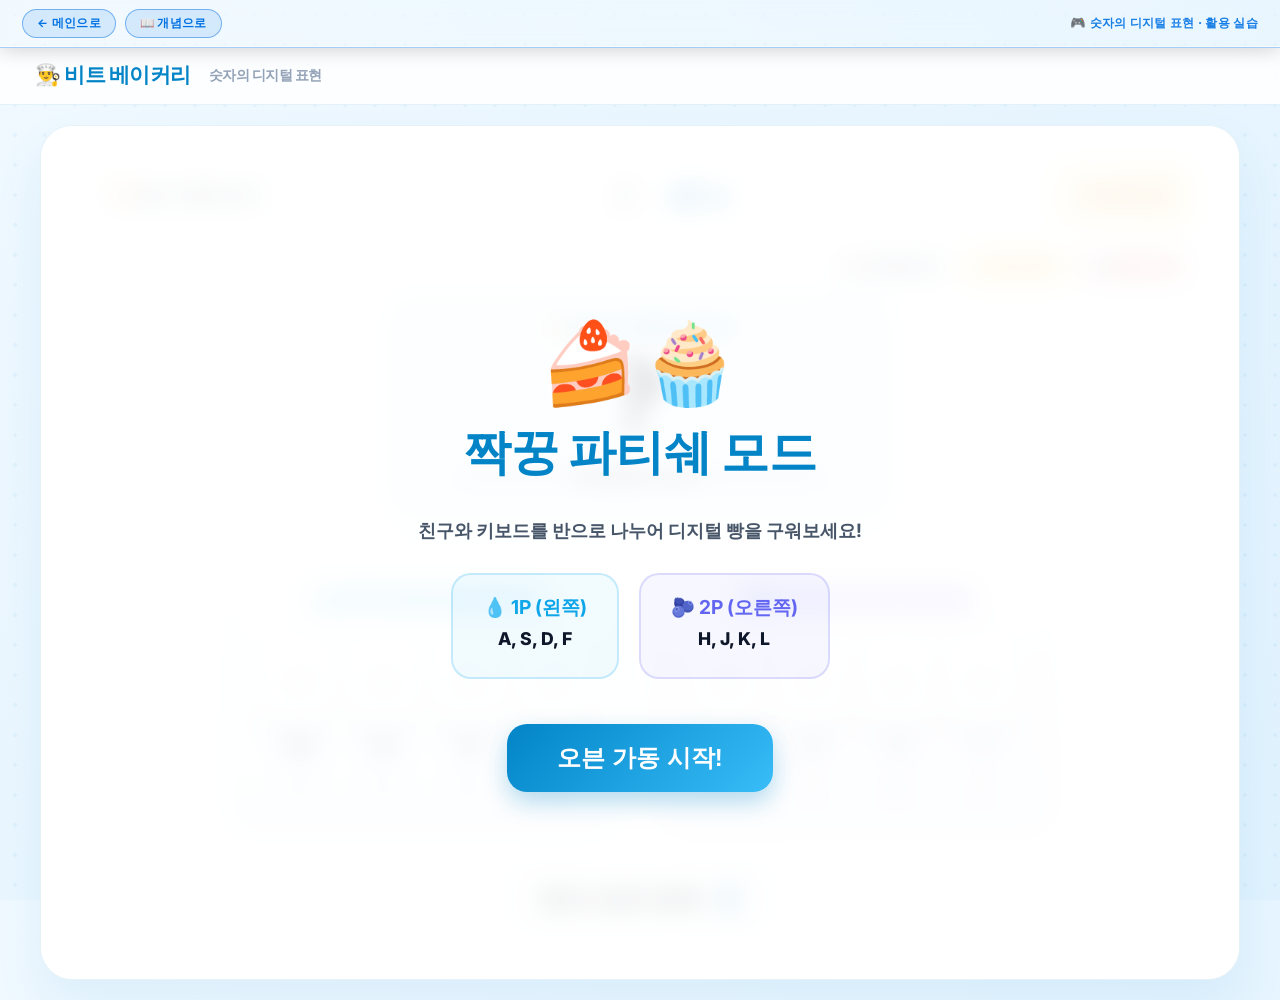
<file: 03_number_play.html>
<!DOCTYPE html>
<html lang="ko">
<head>
    <meta charset="UTF-8">
    <meta name="viewport" content="width=1920">
    <title>비트 베이커리 - 짝꿍 파티쉐 모드</title>
    <link href="https://fonts.googleapis.com/css2?family=Inter:wght@400;600;800;900&family=JetBrains+Mono:wght@700;900&display=swap" rel="stylesheet">
<link rel="stylesheet" href="./css/number_play_concept.css">
</head>
<body id="gameBody">
<!-- ✅ DATA BITBOX 공통 네비바 -->
<style>
#dbb-topnav {
    position: fixed; top: 0; left: 0; right: 0; z-index: 99999;
    display: flex; align-items: center; justify-content: space-between;
    padding: 9px 22px;
    background: rgba(255,255,255,0.13);
    backdrop-filter: blur(20px); -webkit-backdrop-filter: blur(20px);
    border-bottom: 1px solid #0071e355;
    box-shadow: 0 2px 20px rgba(0,0,0,0.18);
    font-family: 'Noto Sans KR','Pretendard','Inter',sans-serif;
    box-sizing: border-box;
}
#dbb-topnav a.dbb-btn {
    display: inline-flex; align-items: center; gap: 5px;
    font-size: 0.72rem; font-weight: 700; letter-spacing: 0.3px;
    text-decoration: none;
    padding: 6px 14px; border-radius: 20px;
    border: 1.5px solid #0071e377;
    color: #0071e3;
    background: rgba(0,113,227,0.12);
    transition: all 0.18s ease;
    white-space: nowrap;
}
#dbb-topnav a.dbb-btn:hover {
    background: #0071e322;
    border-color: #0071e3;
    box-shadow: 0 0 14px #0071e344;
    transform: translateY(-1px);
}
#dbb-topnav .dbb-title {
    font-size: 0.78rem; font-weight: 700;
    color: #0071e3;
    letter-spacing: 0.3px;
    opacity: 0.9;
}

</style>
<div id="dbb-topnav">
    <div style="display:flex;gap:9px;align-items:center;">
        <a class="dbb-btn" href="index.html">← 메인으로</a>
        <a class="dbb-btn" href="03_number.html">📖 개념으로</a>
    </div>
    <span class="dbb-title">🎮 숫자의 디지털 표현 · 활용 실습</span>
</div>
<!-- /네비바 -->


    <header>
        <div class="header-title">👨‍🍳 비트 베이커리 <span style="font-size:0.9rem; font-weight:700; color:#94a3b8; margin-left:10px;">숫자의 디지털 표현</span></div>
    </header>

    <main>
        <div class="bakery-card" id="gameCard">
            
            <div id="overlay">
                <div style="font-size: 5rem; margin-bottom: 10px;">🍰🧁</div>
                <h1 style="font-size: 3rem; color: var(--blue-main); margin: 0 0 15px 0; font-weight: 900;">짝꿍 파티쉐 모드</h1>
                <p style="font-weight: 700; color: var(--text-sub); margin-bottom: 30px; font-size: 1.15rem;">친구와 키보드를 반으로 나누어 디지털 빵을 구워보세요!</p>
                <div style="display:flex; gap: 20px; margin-bottom: 15px;">
                    <div style="background: rgba(14, 165, 233, 0.05); padding: 20px 30px; border-radius: 20px; border: 2px solid rgba(14, 165, 233, 0.2);">
                        <b style="color: var(--p1-color); font-size: 1.2rem;">💧 1P (왼쪽)</b><br><span style="color:var(--text-main); font-weight:800; font-size: 1.1rem; line-height: 2;">A, S, D, F</span>
                    </div>
                    <div style="background: rgba(99, 102, 241, 0.05); padding: 20px 30px; border-radius: 20px; border: 2px solid rgba(99, 102, 241, 0.2);">
                        <b style="color: var(--p2-color); font-size: 1.2rem;">🫐 2P (오른쪽)</b><br><span style="color:var(--text-main); font-weight:800; font-size: 1.1rem; line-height: 2;">H, J, K, L</span>
                    </div>
                </div>
                <button class="start-btn" onclick="startGame()">오븐 가동 시작!</button>
            </div>

            <div class="game-info">
                <div class="badge best-score">🏆 최고 기록: <span id="highScore" style="color:var(--text-main); font-family:'JetBrains Mono'; font-size:1.1rem;">0</span>개</div>
                <div class="timer-box">⏱️ <span id="timerText">60</span>s</div>
                <div class="badge score-box">SCORE <span id="currentScore" style="color: var(--gold-main); font-size: 1.6rem; font-family:'JetBrains Mono';">0</span></div>
            </div>

            <!-- 게임 컨트롤 버튼 -->
            <div class="game-ctrl-row" id="gameCtrlRow" style="width:100%; justify-content:flex-end; margin-bottom:10px;">
                <button class="ctrl-btn ctrl-btn-home"    onclick="goHome()"    id="btnHome">🏠 첫 화면으로</button>
                <button class="ctrl-btn ctrl-btn-pause"   onclick="togglePause()" id="btnPause">⏸ 일시 중지</button>
                <button class="ctrl-btn ctrl-btn-restart" onclick="restartGame()" id="btnRestart">🔄 새로 시작</button>
            </div>

            <div class="order-display" id="orderBox">
                <div id="comboAlert" class="combo-alert" style="display:none;">🔥 3연속 콤보! V.I.P 손님 등장! 🔥</div>
                <div class="order-label" id="orderLabel">👨‍🍳 손님이 주문한 십진수!</div>
                <h2 class="target-num" id="targetText">?</h2>
                
                <div class="oven-gauge-wrap">
                    <div class="gauge-text" id="gaugeText">반죽 부풀기 대기 중...</div>
                    <div class="oven-gauge-fill" id="ovenGauge"></div>
                </div>
            </div>

            <div class="coop-area">
                <div class="player-zone p1">
                    <div class="player-title p1-title">💧 1P 파티쉐 (상위 4비트)</div>
                    <div class="bit-area">
                        <div class="bit-box"><div class="bit-btn p1-btn" id="btn-128" onclick="toggleBit(this, 128)">0</div><div class="weight">128</div><div class="key-hint">A</div></div>
                        <div class="bit-box"><div class="bit-btn p1-btn" id="btn-64" onclick="toggleBit(this, 64)">0</div><div class="weight">64</div><div class="key-hint">S</div></div>
                        <div class="bit-box"><div class="bit-btn p1-btn" id="btn-32" onclick="toggleBit(this, 32)">0</div><div class="weight">32</div><div class="key-hint">D</div></div>
                        <div class="bit-box"><div class="bit-btn p1-btn" id="btn-16" onclick="toggleBit(this, 16)">0</div><div class="weight">16</div><div class="key-hint">F</div></div>
                    </div>
                </div>

                <div class="player-zone p2">
                    <div class="player-title p2-title">🫐 2P 파티쉐 (하위 4비트)</div>
                    <div class="bit-area">
                        <div class="bit-box"><div class="bit-btn p2-btn" id="btn-8" onclick="toggleBit(this, 8)">0</div><div class="weight">8</div><div class="key-hint">H</div></div>
                        <div class="bit-box"><div class="bit-btn p2-btn" id="btn-4" onclick="toggleBit(this, 4)">0</div><div class="weight">4</div><div class="key-hint">J</div></div>
                        <div class="bit-box"><div class="bit-btn p2-btn" id="btn-2" onclick="toggleBit(this, 2)">0</div><div class="weight">2</div><div class="key-hint">K</div></div>
                        <div class="bit-box"><div class="bit-btn p2-btn" id="btn-1" onclick="toggleBit(this, 1)">0</div><div class="weight">1</div><div class="key-hint">L</div></div>
                    </div>
                </div>
            </div>

            <div class="sum-box">현재 오븐의 합계 <span class="sum-val" id="sumText">0</span></div>
        </div>
    </main>

    <script>
        let score = 0;
        let timeLeft = 60;
        let target = 0;
        let currentSum = 0;
        let isPlaying = false;
        let timerId = null;
        let comboCount = 0; // ⭐ 연속 정답을 기록하는 콤보 변수

        let highScore = localStorage.getItem('bitBakeryCoopScoreBlue') || 0;
        document.getElementById('highScore').innerText = highScore;

        function resetToStart() {
            isPlaying = false;
            clearInterval(timerId);
            score = 0;
            timeLeft = 60;
            currentSum = 0;
            target = 0;
            comboCount = 0; // 초기화 시 콤보 리셋
            
            document.getElementById('currentScore').innerText = score;
            document.getElementById('timerText').innerText = timeLeft;
            document.getElementById('sumText').innerText = "0";
            document.getElementById('targetText').innerText = "?";
            
            document.querySelectorAll('.bit-btn').forEach(b => {
                b.classList.remove('active');
                b.innerText = "0";
            });
            
            updateGauge(0, 0); // 게이지 초기화

            const overlay = document.getElementById('overlay');
            overlay.innerHTML = `
                <div style="font-size: 5rem; margin-bottom: 10px;">🍰🧁</div>
                <h1 style="font-size: 3rem; color: var(--blue-main); margin: 0 0 15px 0; font-weight: 900;">짝꿍 파티쉐 모드</h1>
                <p style="font-weight: 700; color: var(--text-sub); margin-bottom: 30px; font-size: 1.15rem;">친구와 키보드를 반으로 나누어 디지털 빵을 구워보세요!</p>
                <div style="display:flex; gap: 20px; margin-bottom: 15px;">
                    <div style="background: rgba(14, 165, 233, 0.05); padding: 20px 30px; border-radius: 20px; border: 2px solid rgba(14, 165, 233, 0.2);">
                        <b style="color: var(--p1-color); font-size: 1.2rem;">💧 1P (왼쪽)</b><br><span style="color:var(--text-main); font-weight:800; font-size: 1.1rem; line-height: 2;">A, S, D, F</span>
                    </div>
                    <div style="background: rgba(99, 102, 241, 0.05); padding: 20px 30px; border-radius: 20px; border: 2px solid rgba(99, 102, 241, 0.2);">
                        <b style="color: var(--p2-color); font-size: 1.2rem;">🫐 2P (오른쪽)</b><br><span style="color:var(--text-main); font-weight:800; font-size: 1.1rem; line-height: 2;">H, J, K, L</span>
                    </div>
                </div>
                <button class="start-btn" onclick="startGame()">오븐 가동 시작!</button>
            `;
            overlay.style.display = 'flex';
        }

        let isPaused = false; // 일시 중지 상태

        function startGame() {
            isPlaying = true;
            isPaused = false;
            score = 0;
            timeLeft = 60;
            comboCount = 0;
            document.getElementById('overlay').style.display = 'none';
            document.getElementById('currentScore').innerText = score;
            // 버튼 상태 초기화
            document.getElementById('btnPause').textContent = '⏸ 일시 중지';
            document.getElementById('btnPause').classList.remove('paused');
            nextRound();

            timerId = setInterval(() => {
                if (isPaused) return;
                timeLeft--;
                document.getElementById('timerText').innerText = timeLeft;
                if(timeLeft <= 0) endGame();
            }, 1000);
        }

        // 🏠 첫 화면으로
        function goHome() {
            clearInterval(timerId);
            isPlaying = false;
            isPaused = false;
            resetToStart();
        }

        // ⏸ 일시 중지 / ▶ 재개
        function togglePause() {
            if (!isPlaying) return;
            isPaused = !isPaused;
            const btn = document.getElementById('btnPause');
            if (isPaused) {
                btn.textContent = '▶ 재개';
                btn.classList.add('paused');
            } else {
                btn.textContent = '⏸ 일시 중지';
                btn.classList.remove('paused');
            }
        }

        // 🔄 새로 시작 (즉시 게임 재시작)
        function restartGame() {
            clearInterval(timerId);
            isPlaying = false;
            isPaused = false;
            startGame();
        }

        document.addEventListener('keydown', (e) => {
            if(!isPlaying) return;
            const key = e.key.toUpperCase();
            
            // 1P
            if(key === 'A') toggleBit(document.getElementById('btn-128'), 128);
            if(key === 'S') toggleBit(document.getElementById('btn-64'), 64);
            if(key === 'D') toggleBit(document.getElementById('btn-32'), 32);
            if(key === 'F') toggleBit(document.getElementById('btn-16'), 16);
            
            // 2P
            if(key === 'H') toggleBit(document.getElementById('btn-8'), 8);
            if(key === 'J') toggleBit(document.getElementById('btn-4'), 4);
            if(key === 'K') toggleBit(document.getElementById('btn-2'), 2);
            if(key === 'L') toggleBit(document.getElementById('btn-1'), 1);
        });

        // ⭐ 게이지 업데이트 함수 ⭐
        function updateGauge(current, tgt) {
            const gauge = document.getElementById('ovenGauge');
            const text = document.getElementById('gaugeText');
            
            if (tgt === 0) {
                // 특별 주문이 '0'일 때의 예외 처리
                if (current === 0) {
                    gauge.style.width = '100%';
                    gauge.classList.remove('over');
                    text.innerText = "전원 차단 완료!";
                } else {
                    gauge.style.width = '100%';
                    gauge.classList.add('over'); // 전부 꺼야 하므로 켜져 있으면 경고(빨간색)
                    text.innerText = "모든 전원을 차단하세요! (0 만들기)";
                }
                return;
            }
            
            let pct = (current / tgt) * 100;
            if (pct > 100) {
                gauge.style.width = '100%';
                gauge.classList.add('over');
                text.innerText = "앗! 오븐 온도가 초과되었어요!";
            } else {
                gauge.style.width = pct + '%';
                gauge.classList.remove('over');
                text.innerText = `반죽 부푸는 중... (${Math.floor(pct)}%)`;
                if(pct === 100) text.innerText = "빵 굽기 완료!";
            }
        }

        // ⭐ 특정 값으로 비트 스위치를 강제로 켜는 함수 (V.I.P 0번 주문 시 사용) ⭐
        function setBitsByValue(val) {
            const btns = [
                {id: 'btn-128', v: 128}, {id: 'btn-64', v: 64}, {id: 'btn-32', v: 32}, {id: 'btn-16', v: 16},
                {id: 'btn-8', v: 8}, {id: 'btn-4', v: 4}, {id: 'btn-2', v: 2}, {id: 'btn-1', v: 1}
            ];
            btns.forEach(b => {
                if((val & b.v) !== 0) {
                    let el = document.getElementById(b.id);
                    el.classList.add('active');
                    el.innerText = "1";
                }
            });
        }

        function toggleBit(btn, val) {
            if(!isPlaying) return;
            if(btn.classList.contains('active')) {
                btn.classList.remove('active');
                btn.innerText = "0";
                currentSum -= val;
            } else {
                btn.classList.add('active');
                btn.innerText = "1";
                currentSum += val;
            }
            
            document.getElementById('sumText').innerText = currentSum;
            updateGauge(currentSum, target); // 게이지 갱신

            // 정답을 맞춘 경우 약간의 지연 후 다음 라운드로
            if(currentSum === target) {
                setTimeout(success, 100); 
            }
        }

        function popBread() {
            const breads = ['🍰', '🧁', '🥐', '🥖', '🥨', '🥞', '🧇', '🥯'];
            const popCount = Math.floor(Math.random() * 3) + 4; 
            
            for(let i=0; i<popCount; i++) {
                const bread = breads[Math.floor(Math.random() * breads.length)];
                const el = document.createElement('div');
                el.innerText = bread;
                el.className = 'floating-bread';
                
                const card = document.getElementById('gameCard');
                const rect = card.getBoundingClientRect();
                const startX = rect.left + (rect.width / 2) + (Math.random() * 150 - 75);
                const startY = rect.top + (rect.height / 2) - 50;

                el.style.left = `${startX}px`;
                el.style.top = `${startY}px`;
                
                document.body.appendChild(el);
                
                setTimeout(() => el.remove(), 1200);
            }
        }

        function success() {
            score++;
            comboCount++; // 정답 시 콤보 증가
            document.getElementById('currentScore').innerText = score;
            document.getElementById('gameCard').classList.add('success-flash');
            
            popBread();

            setTimeout(() => {
                document.getElementById('gameCard').classList.remove('success-flash');
                nextRound();
            }, 400);
        }

        function nextRound() {
            document.getElementById('sumText').innerText = "0";
            document.querySelectorAll('.bit-btn').forEach(b => {
                b.classList.remove('active');
                b.innerText = "0";
            });
            currentSum = 0;

            // ⭐ 3콤보 달성 시 V.I.P 로직 트리거 ⭐
            if (comboCount >= 3) {
                comboCount = 0; // 콤보 초기화
                target = Math.random() > 0.5 ? 0 : 255; // 0 또는 255 생성
                
                // VIP 전용 UI 효과 켜기
                document.getElementById('targetText').classList.add('vip-guest');
                document.getElementById('comboAlert').style.display = 'block';
                document.getElementById('orderLabel').innerText = "👑 V.I.P 손님의 특별 주문!";
                
                if (target === 0) {
                    // 목표가 0일 때, 유저가 바로 통과하지 못하도록 임의의 스위치를 켜둠
                    let randomStart = Math.floor(Math.random() * 254) + 1; // 1~254 사이
                    setBitsByValue(randomStart);
                    currentSum = randomStart;
                }
            } else {
                // 일반 로직
                document.getElementById('targetText').classList.remove('vip-guest');
                document.getElementById('comboAlert').style.display = 'none';
                document.getElementById('orderLabel').innerText = "👨‍🍳 손님이 주문한 십진수!";
                
                if (Math.random() > 0.3) {
                    target = Math.floor(Math.random() * 127) + 1; // 1~127
                } else {
                    target = Math.floor(Math.random() * 254) + 1; // 1~254 (255는 VIP 전용으로 유지)
                }
            }
            
            document.getElementById('targetText').innerText = target;
            document.getElementById('sumText').innerText = currentSum;
            updateGauge(currentSum, target); // 초기 게이지 세팅
        }

        function endGame() {
            isPlaying = false;
            clearInterval(timerId);
            if(score > highScore) {
                highScore = score;
                localStorage.setItem('bitBakeryCoopScoreBlue', highScore);
                document.getElementById('highScore').innerText = highScore;
            }
            document.getElementById('overlay').style.display = 'flex';
            document.getElementById('overlay').innerHTML = `
                <div style="font-size: 5rem; margin-bottom: 10px;">🎊</div>
                <h1 style="color:var(--blue-main); margin: 0 0 10px 0; font-size:3rem;">영업 종료!</h1>
                <p style="font-weight:700; font-size:1.3rem; color: var(--text-sub); margin-bottom: 30px;">환상의 호흡으로 <b style="color:var(--apple-green); font-size:2.2rem; font-family:'JetBrains Mono'; padding: 0 8px;">${score}</b>개의 빵을 구웠어요!</p>
                <button class="start-btn" onclick="resetToStart()">다시 도전하기</button>
            `;
        }
    </script>
</body>
</html>
</file>
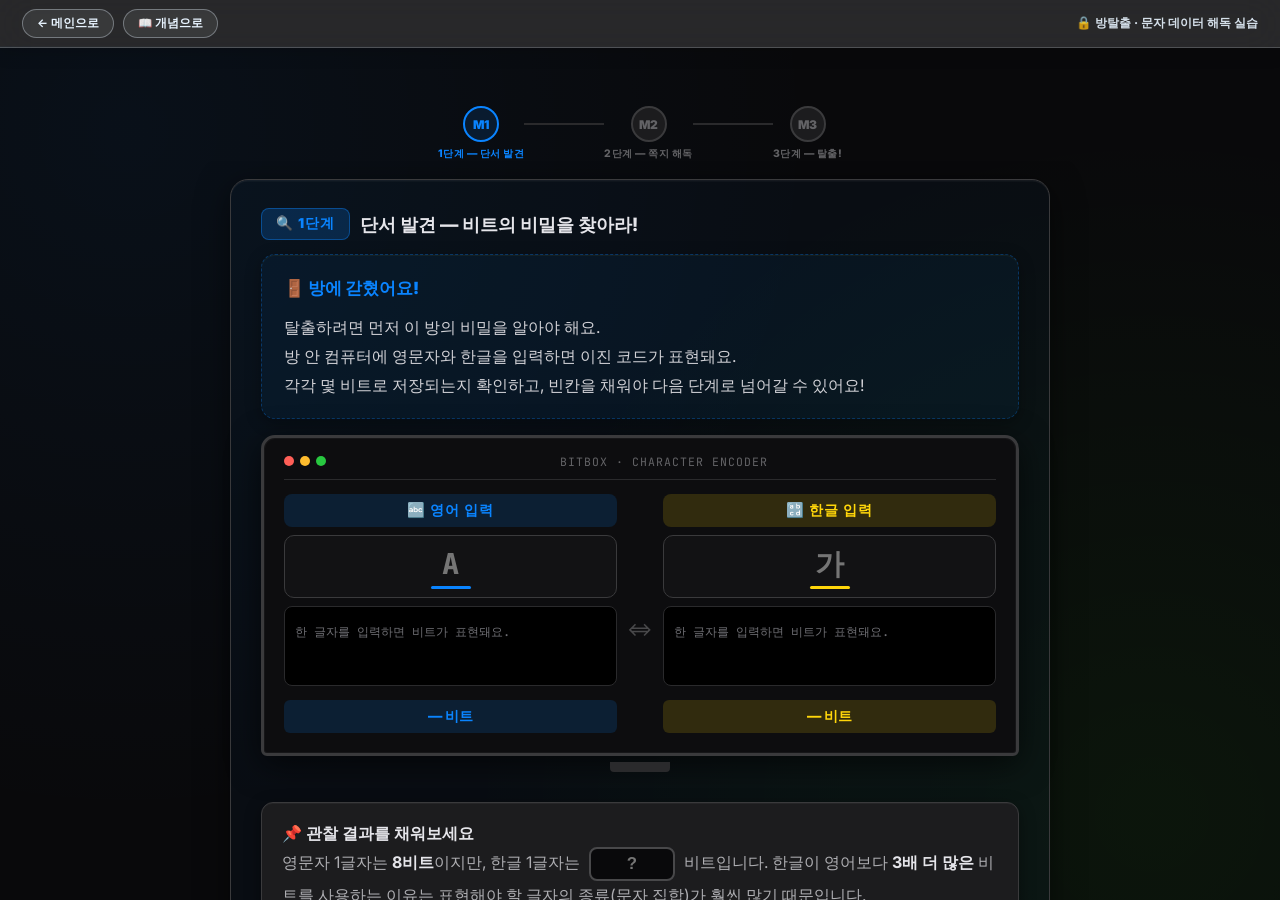
<file: 04_text_play.html>
<!DOCTYPE html>
<html lang="ko">
<head>
    <meta charset="UTF-8">
    <title>방탈출 · 문자 데이터 해독 실습</title>
    <link href="https://fonts.googleapis.com/css2?family=Inter:wght@400;600;800;900&family=JetBrains+Mono:wght@700;900&display=swap" rel="stylesheet">
    <style>
        :root {
            --apple-blue: #0A84FF;
            --apple-gray: #86868b;
            --apple-pink: #FF375F;
            --apple-red: #FF453A;
            --bg-dark: #09090B;
            --bg-panel: #1C1C1E;
            --success-green: #30D158;
            --terminal-bg: #000000;
            --terminal-green: #39FF14;
            --cyber-gold: #FFD60A;
            --locked-opacity: 0.28;
        }

        * { box-sizing: border-box; }
        ::-webkit-scrollbar { width: 6px; }
        ::-webkit-scrollbar-track { background: transparent; }
        ::-webkit-scrollbar-thumb { background: #48484A; border-radius: 10px; }

        html, body {
            margin: 0; padding: 0; height: 100vh;
            font-family: 'Inter', 'Apple SD Gothic Neo', 'Malgun Gothic', sans-serif;
            background-color: var(--bg-dark); color: #F2F2F7;
            display: flex; flex-direction: column; overflow: hidden;
            padding-top: 46px;
        }

        body {
            background-image:
                radial-gradient(circle at 10% 10%, rgba(10,132,255,0.06) 0%, transparent 50%),
                radial-gradient(circle at 90% 90%, rgba(57,255,20,0.05) 0%, transparent 50%);
        }

        body::after {
            content: ''; position: fixed; top: 0; left: 0; right: 0; bottom: 0;
            pointer-events: none; transition: box-shadow 0.4s ease-in-out; z-index: 9999;
        }
        body.status-done::after { box-shadow: inset 0 0 0 24px rgba(48,209,88,0.6); }

        /* ── 공통 네비바 ── */
        #dbb-topnav {
            position: fixed; top: 0; left: 0; right: 0; z-index: 99999;
            display: flex; align-items: center; justify-content: space-between;
            padding: 9px 22px;
            background: rgba(255,255,255,0.13);
            backdrop-filter: blur(20px); -webkit-backdrop-filter: blur(20px);
            border-bottom: 1px solid rgba(232,244,255,0.2);
            box-shadow: 0 2px 20px rgba(0,0,0,0.18);
            font-family: 'Inter', sans-serif;
        }
        #dbb-topnav a.dbb-btn {
            display: inline-flex; align-items: center; gap: 5px;
            font-size: 0.72rem; font-weight: 700; text-decoration: none;
            padding: 6px 14px; border-radius: 20px;
            border: 1.5px solid rgba(232,244,255,0.35);
            color: #E8F4FF; background: rgba(232,244,255,0.08);
            transition: all 0.18s ease; white-space: nowrap;
        }
        #dbb-topnav a.dbb-btn:hover {
            background: rgba(232,244,255,0.15);
            border-color: rgba(232,244,255,0.6);
            transform: translateY(-1px);
        }
        #dbb-topnav .dbb-title {
            font-size: 0.78rem; font-weight: 700; color: #E8F4FF; opacity: 0.9;
        }

        /* ── 스텝 인디케이터 ── */
        .step-indicator {
            display: flex; align-items: center; justify-content: center;
            gap: 0; padding: 14px 0 0 0; flex-shrink: 0;
        }
        .step-node {
            display: flex; flex-direction: column; align-items: center; gap: 5px;
        }
        .step-circle {
            width: 36px; height: 36px; border-radius: 50%;
            display: flex; align-items: center; justify-content: center;
            font-size: 0.75rem; font-weight: 900; letter-spacing: 0.5px;
            border: 2px solid #3A3A3C; background: #1C1C1E; color: #636366;
            transition: all 0.3s;
        }
        .step-circle.active { border-color: var(--apple-blue); color: var(--apple-blue); background: rgba(10,132,255,0.12); }
        .step-circle.done   { border-color: var(--success-green); color: var(--success-green); background: rgba(48,209,88,0.12); }
        .step-line {
            width: 80px; height: 2px; background: #2A2A2C; margin-bottom: 20px; transition: background 0.3s;
        }
        .step-line.done { background: var(--success-green); }
        .step-label {
            font-size: 0.65rem; font-weight: 800; color: #636366; letter-spacing: 0.5px; white-space: nowrap;
        }
        .step-node.active .step-label { color: var(--apple-blue); }
        .step-node.done .step-label   { color: var(--success-green); }

        /* ── 메인 레이아웃: 스텝 방식 ── */
        main {
            display: flex; flex-direction: column;
            width: 100%; height: 100%;
            overflow: hidden;
        }

        /* ── 패널 공통 ── */
        .panel {
            border: 1px solid #3A3A3C;
            padding: 28px 30px;
            display: flex; flex-direction: column;
            overflow: visible;
            position: relative;
            transition: opacity 0.4s ease, filter 0.4s ease;
            border-radius: 18px;
            background: #111113;
            box-shadow: 0 8px 32px rgba(0,0,0,0.5), 0 1.5px 0 rgba(255,255,255,0.05) inset;
            margin-top: 18px;
        }

        /* 잠금 상태 — 스텝 방식에서는 미사용 (숨김으로 대체) */
        .panel.locked { display: none !important; }

        /* 잠금 해제 펄스 */
        @keyframes unlockPulse {
            0% { box-shadow: 0 0 0 0 rgba(48,209,88,0.6); }
            70% { box-shadow: 0 0 0 14px rgba(48,209,88,0); }
            100% { box-shadow: 0 0 0 0 rgba(48,209,88,0); }
        }
        .panel.just-unlocked { animation: unlockPulse 0.8s ease; }

        /* ── 패널 배치: 스텝 방식 ── */
        .panel-wrap {
            flex: 1; overflow-y: auto;
            display: flex; flex-direction: column; align-items: center;
            padding: 0 24px 24px 24px;
        }
        .panel-wrap .panel {
            width: 100%; max-width: min(820px, 90vw);
        }
        #panel-m2 { max-width: min(1060px, 94vw) !important; }
        #panel-m1 { background: rgba(10,132,255,0.03); display: none; }
        #panel-m2 { background: rgba(57,255,20,0.02);  display: none; }
        #panel-m3 { background: rgba(255,214,10,0.02); display: none; overflow-y: unset; }
        .panel.step-active { display: flex !important; }

        /* ── 패널 헤더 ── */
        .panel-header {
            display: flex; align-items: center; gap: 10px;
            margin-bottom: 14px;
        }
        .mission-badge {
            font-size: 0.85rem; font-weight: 900; letter-spacing: 1px;
            padding: 6px 14px; border-radius: 8px; white-space: nowrap;
        }
        .badge-m1 { background: rgba(10,132,255,0.2); color: var(--apple-blue); border: 1px solid rgba(10,132,255,0.4); }
        .badge-m2 { background: rgba(57,255,20,0.15); color: var(--terminal-green); border: 1px solid rgba(57,255,20,0.35); }
        .badge-m3 { background: rgba(255,214,10,0.15); color: var(--cyber-gold); border: 1px solid rgba(255,214,10,0.35); }

        .panel-title {
            font-size: 1.15rem; font-weight: 800; color: #E5E5EA;
        }
        .check-icon {
            margin-left: auto; font-size: 1.2rem;
            opacity: 0; transition: opacity 0.3s;
        }
        .check-icon.visible { opacity: 1; }

        /* ── 미션1: 한글↔영어 가로 비교 ── */
        .compare-wrap {
            display: flex; gap: 10px; flex: 1; min-height: 0;
        }
        .compare-col {
            flex: 1; display: flex; flex-direction: column; gap: 8px;
        }
        .compare-label {
            font-size: 0.9rem; font-weight: 800; letter-spacing: 1px;
            padding: 7px 14px; border-radius: 8px; text-align: center;
        }
        .label-en { background: rgba(10,132,255,0.15); color: var(--apple-blue); }
        .label-ko { background: rgba(255,214,10,0.15); color: var(--cyber-gold); }

        .char-input-wrap {
            display: flex; align-items: center; justify-content: center;
            gap: 6px; padding: 8px;
            background: #121214; border-radius: 10px;
            border: 1.5px solid #3A3A3C;
        }
        .char-display {
            font-family: 'JetBrains Mono', monospace;
            font-size: 1.8rem; font-weight: 900; text-align: center;
            background: transparent; border: none; outline: none;
            width: 60px; color: #F2F2F7; cursor: pointer;
        }
        .char-display.en-char { color: var(--apple-blue); }
        .char-display.ko-char { color: var(--cyber-gold); }

        .bit-screen {
            flex: 1; background: #000; border-radius: 8px;
            padding: 10px; overflow-y: auto; min-height: 80px;
            position: relative; border: 1px solid #2A2A2C;
        }
        .bit-screen::after {
            content: ''; display: block; position: absolute;
            top: 0; left: 0; right: 0; bottom: 0;
            background: linear-gradient(rgba(0,0,0,0) 50%, rgba(0,0,0,0.2) 50%);
            background-size: 100% 4px; pointer-events: none; border-radius: 8px;
        }
        .bit-text {
            font-family: 'JetBrains Mono', monospace;
            font-size: 1rem; line-height: 1.8;
            word-break: break-all; position: relative; z-index: 1;
        }
        .bit-en { color: var(--apple-blue); }
        .bit-ko { color: var(--cyber-gold); }
        .bit-count {
            font-size: 0.9rem; font-weight: 800; text-align: center;
            padding: 7px; border-radius: 6px; margin-top: 6px;
        }
        .count-en { background: rgba(10,132,255,0.15); color: var(--apple-blue); }
        .count-ko { background: rgba(255,214,10,0.15); color: var(--cyber-gold); }

        /* 미션1 질문 */
        .m1-question {
            margin-top: 16px; background: #1C1C1E; border-radius: 12px;
            padding: 16px 20px; border: 1px solid #3A3A3C; font-size: 1rem; color: #AEAEB2;
            line-height: 1.8;
            box-shadow: 0 4px 16px rgba(0,0,0,0.4), 0 1px 0 rgba(255,255,255,0.04) inset;
        }
        .m1-question strong { color: #E5E5EA; }

        .mini-blank {
            box-sizing: border-box; display: inline-block;
            width: 86px; height: 34px;
            background: #09090B; border: 2px solid #48484A;
            border-radius: 8px; vertical-align: middle; padding: 0 10px;
            text-align: center; line-height: 30px;
            font-size: 1.05rem; font-weight: 900; color: var(--apple-blue);
            margin: 0 5px; outline: none; transition: all 0.2s;
        }
        .mini-blank:focus { border-color: var(--apple-blue); box-shadow: 0 0 0 3px rgba(10,132,255,0.2); width: 100px; }
        .mini-blank.correct { background: rgba(48,209,88,0.15); color: var(--success-green); border-color: var(--success-green); }

        /* ── 미션2 ── */
        .m2-grid {
            display: flex; flex-direction: column; gap: 16px; flex: 1;
        }
        .m2-card {
            background: #fdf8e1;
            border-radius: 4px 12px 12px 12px;
            padding: 20px 24px 18px 24px;
            border-left: 4px solid #e6c840;
            font-size: 1rem; color: #2a2a1a;
            line-height: 1.85;
            position: relative;
            box-shadow: 3px 4px 14px rgba(0,0,0,0.45);
            transform: rotate(-0.4deg);
            transition: transform 0.2s, box-shadow 0.2s;
        }
        .m2-card:nth-child(even) { transform: rotate(0.3deg); }
        .m2-card:hover { transform: rotate(0deg) scale(1.01); box-shadow: 4px 6px 20px rgba(0,0,0,0.55); }
        .m2-card::before { content: '📌'; position: absolute; top: -10px; left: 14px; font-size: 1.2rem; }
        .m2-card strong { color: #1a1a00; font-size: 1.05rem; }
        .m2-card .mini-blank { background: rgba(255,255,255,0.7); border-color: #b8a000; color: #8a5e00; }
        .m2-card .mini-blank.correct { background: rgba(48,209,88,0.2); color: #1a6b00; border-color: #30D158; }
        .m2-card .hint-toggle { background: rgba(230,200,64,0.2); border-color: rgba(180,150,0,0.4); color: #6b5200; }
        .m2-card .hint-toggle:hover, .m2-card .hint-toggle.open { background: rgba(230,200,64,0.35); color: #3d2e00; }
        .m2-card .hint-box { background: rgba(255,248,180,0.95); border-color: rgba(180,150,0,0.4); color: #3d2e00; }
        .m2-card .quiz-num { color: #8a5e00; }

        /* 힌트 토글 */
        .hint-toggle {
            display: inline-flex; align-items: center; gap: 4px;
            font-size: 0.85rem; font-weight: 800; color: #636366;
            background: #1C1C1E; border: 1px solid #3A3A3C;
            border-radius: 6px; padding: 5px 12px; cursor: pointer;
            margin-top: 10px; transition: all 0.15s; user-select: none;
        }
        .hint-toggle:hover { color: var(--cyber-gold); border-color: rgba(255,214,10,0.4); background: rgba(255,214,10,0.06); }
        .hint-toggle.open { color: var(--cyber-gold); border-color: rgba(255,214,10,0.4); background: rgba(255,214,10,0.06); }
        .hint-box {
            display: none; margin-top: 10px;
            background: rgba(255,214,10,0.07); border: 1px dashed rgba(255,214,10,0.35);
            border-radius: 10px; padding: 12px 16px;
            font-size: 0.95rem; color: #D1D1D6; line-height: 1.7;
        }
        .hint-box.open { display: block; }
        .hint-box .hint-ans {
            display: inline-block; margin-top: 6px;
            background: var(--cyber-gold); color: #000;
            font-weight: 900; border-radius: 4px; padding: 2px 10px;
            font-size: 0.95rem; letter-spacing: 0.5px;
        }

        /* ── 미션3 ── */
        .m3-story {
            background: rgba(255,214,10,0.06); border: 1px dashed rgba(255,214,10,0.35);
            border-radius: 14px; padding: 18px 22px; margin-bottom: 18px;
            font-size: 1rem; color: #D1D1D6; line-height: 1.8;
            box-shadow: 0 4px 16px rgba(0,0,0,0.3), 0 1px 0 rgba(255,214,10,0.05) inset;
        }
        .m3-story-title { font-weight: 900; color: var(--cyber-gold); margin-bottom: 10px; font-size: 1.05rem; }

        .decode-input {
            width: 100%; padding: 12px 16px; border-radius: 12px;
            border: 2.5px solid #3A3A3C;
            background: #121214; font-size: 1.1rem; font-weight: 700;
            color: var(--terminal-green); outline: none;
            transition: border-color 0.2s;
            font-family: 'JetBrains Mono', monospace;
            margin-bottom: 14px;
        }
        .decode-input:focus { border-color: var(--apple-blue); }
        .decode-input::placeholder { color: #3A3A3C; font-size: 0.9rem; font-weight: 500; font-family: 'Inter', sans-serif; }

        .clue-strip {
            background: rgba(57,255,20,0.06); border: 1.5px dashed rgba(57,255,20,0.3);
            border-radius: 12px; padding: 14px 20px; margin-bottom: 16px;
            font-size: 1rem;
            box-shadow: 0 4px 12px rgba(0,0,0,0.3);
        }
        .clue-strip-title { color: var(--terminal-green); font-weight: 800; margin-bottom: 8px; letter-spacing: 0.5px; font-size: 0.9rem; }
        .clue-words { color: #E5E5EA; font-weight: 700; letter-spacing: 6px; font-family: 'JetBrains Mono'; font-size: 1rem; }

        .quiz-item {
            background: #1a1a1e; border-radius: 14px; padding: 18px 22px;
            border: 1px solid #2A2A2C; margin-bottom: 12px;
            font-size: 1rem; color: #C0C0CC; line-height: 1.85;
            transition: border-color 0.2s, box-shadow 0.2s;
            box-shadow: 0 4px 16px rgba(0,0,0,0.35), 0 1px 0 rgba(255,255,255,0.04) inset;
        }
        .quiz-item:hover { border-color: #48484A; box-shadow: 0 6px 20px rgba(0,0,0,0.5), 0 1px 0 rgba(255,255,255,0.04) inset; }
        .quiz-item strong { color: #F0F0FA; font-size: 1.05rem; }
        .quiz-num {
            font-weight: 900; color: var(--cyber-gold);
            font-family: 'JetBrains Mono'; font-size: 0.9rem;
            margin-bottom: 6px; display: block; letter-spacing: 1px;
        }

        .std-blank {
            box-sizing: border-box; display: inline-block;
            width: 100px; height: 34px;
            background: #09090B; border: 2px solid #48484A;
            border-radius: 8px; vertical-align: middle; padding: 0 10px;
            text-align: center; line-height: 30px;
            font-size: 1.05rem; font-weight: 900; color: var(--apple-blue);
            margin: 0 5px; outline: none; transition: all 0.2s;
        }
        .std-blank:focus { border-color: var(--apple-blue); box-shadow: 0 0 0 3px rgba(10,132,255,0.2); }
        .std-blank.correct { background: rgba(48,209,88,0.15); color: var(--success-green); border-color: var(--success-green); }

        /* 점수 표시 */
        .score-bar {
            display: flex; align-items: center; justify-content: space-between;
            margin-bottom: 14px; gap: 12px;
        }
        .score-track {
            flex: 1; height: 6px; background: #2C2C2E; border-radius: 10px; overflow: hidden;
        }
        .score-fill {
            height: 100%; background: var(--success-green); border-radius: 10px;
            transition: width 0.5s ease; width: 0%;
        }
        .score-label {
            font-family: 'JetBrains Mono'; font-size: 0.85rem; font-weight: 900;
            color: var(--success-green); white-space: nowrap;
        }

        /* 모달 */
        .modal-overlay {
            display: none; position: fixed; top: 0; left: 0; width: 100%; height: 100%;
            background: rgba(0,0,0,0.75); backdrop-filter: blur(20px); -webkit-backdrop-filter: blur(20px);
            z-index: 9000; align-items: center; justify-content: center;
        }
        .modal-content {
            background: linear-gradient(145deg, #1a1a2e, #16213e, #0f3460);
            padding: 48px 44px; border-radius: 28px; width: 480px;
            text-align: center;
            border: 1px solid rgba(255,255,255,0.1);
            box-shadow: 0 30px 80px rgba(0,0,0,0.7), 0 0 0 1px rgba(255,255,255,0.05) inset, 0 0 60px rgba(10,132,255,0.1);
            color: #F2F2F7;
        }
        .modal-content h2 { color: #fff; font-weight: 900; font-size: 2rem; margin-bottom: 14px; letter-spacing: -0.5px; }
        .modal-content p { color: rgba(255,255,255,0.7); line-height: 1.8; margin-bottom: 30px; font-size: 1rem; white-space: nowrap; }

        /* 미션 완료 배지 (패널 헤더에 표시) */
        @keyframes badgeAppear { from { transform: scale(0.5); opacity: 0; } to { transform: scale(1); opacity: 1; } }
        .check-icon.visible { animation: badgeAppear 0.3s ease; }

        /* 미션1 대기 커서 깜박임 */
        @keyframes bitBlink { 50% { opacity: 0; } }
        .bit-cursor { animation: bitBlink 1s step-end infinite; }

        /* 미션1 대기 커서 깜박임 */
        @keyframes bitBlink { 50% { opacity: 0; } }
        .bit-cursor { animation: bitBlink 1s step-end infinite; }

        /* 잘못된 입력 흔들림 */
        @keyframes shakeInput {
            0%,100% { transform: translateX(0); }
            20% { transform: translateX(-6px); }
            40% { transform: translateX(6px); }
            60% { transform: translateX(-4px); }
            80% { transform: translateX(4px); }
        }
        .char-input-wrap.shake-wrap { animation: shakeInput 0.35s ease; }

        /* 활성 패널 테두리 강조 */
        .panel.active-panel { border-color: #3A3A3C; }
        #panel-m1.active-panel { box-shadow: inset 0 0 0 1px rgba(10,132,255,0.3); }
        #panel-m2.active-panel { box-shadow: inset 0 0 0 1px rgba(57,255,20,0.25); }
        #panel-m3.active-panel { box-shadow: inset 0 0 0 1px rgba(255,214,10,0.25); }
    </style>
</head>
<body>

<!-- 네비바 -->
<div id="dbb-topnav">
    <div style="display:flex;gap:9px;align-items:center;">
        <a class="dbb-btn" href="index.html">← 메인으로</a>
        <a class="dbb-btn" href="04_text.html">📖 개념으로</a>
    </div>
    <span class="dbb-title">🔒 방탈출 · 문자 데이터 해독 실습</span>
</div>

<main>

    <!-- ── 스텝 인디케이터 ── -->
    <div class="step-indicator" id="stepIndicator">
        <div class="step-node active" id="snode-m1">
            <div class="step-circle active" id="scirc-m1">M1</div>
            <div class="step-label">1단계 — 단서 발견</div>
        </div>
        <div class="step-line" id="sline-1"></div>
        <div class="step-node" id="snode-m2">
            <div class="step-circle" id="scirc-m2">M2</div>
            <div class="step-label">2단계 — 쪽지 해독</div>
        </div>
        <div class="step-line" id="sline-2"></div>
        <div class="step-node" id="snode-m3">
            <div class="step-circle" id="scirc-m3">M3</div>
            <div class="step-label">3단계 — 탈출!</div>
        </div>
    </div>

    <div class="panel-wrap">

    <!-- ════════════════════════════════
         패널 M1: 한글 vs 영어 비트 수 비교
    ════════════════════════════════ -->
    <div class="panel step-active" id="panel-m1">
        <div class="panel-header">
            <span class="mission-badge badge-m1">🔍 1단계</span>
            <span class="panel-title">단서 발견 — 비트의 비밀을 찾아라!</span>
            <span class="check-icon" id="check-m1">✅</span>
        </div>

        <!-- 방탈출 스토리 -->
        <div class="m3-story" style="background:rgba(10,132,255,0.06);border-color:rgba(10,132,255,0.3);margin-bottom:16px;">
            <div class="m3-story-title" style="color:var(--apple-blue);">🚪 방에 갇혔어요!</div>
            탈출하려면 먼저 이 방의 비밀을 알아야 해요.<br>
            방 안 컴퓨터에 영문자와 한글을 입력하면 이진 코드가 표현돼요.<br>
            각각 몇 비트로 저장되는지 확인하고, 빈칸을 채워야 다음 단계로 넘어갈 수 있어요!
        </div>

        <!-- 모니터 프레임 -->
        <div style="background:#0d0d0f;border:3px solid #3a3a3c;border-radius:14px 14px 6px 6px;padding:16px 20px 20px;box-shadow:0 8px 32px rgba(0,0,0,0.6),0 0 0 1px rgba(255,255,255,0.04) inset;margin-bottom:6px;">
            <div style="display:flex;align-items:center;gap:6px;margin-bottom:14px;padding-bottom:10px;border-bottom:1px solid #2a2a2c;">
                <div style="width:10px;height:10px;border-radius:50%;background:#ff5f57;"></div>
                <div style="width:10px;height:10px;border-radius:50%;background:#febc2e;"></div>
                <div style="width:10px;height:10px;border-radius:50%;background:#28c840;"></div>
                <div style="flex:1;text-align:center;font-size:0.72rem;color:#636366;font-family:'JetBrains Mono',monospace;letter-spacing:1px;">BITBOX · CHARACTER ENCODER</div>
            </div>

        <!-- 가로 비교 영역 -->
        <div class="compare-wrap">
            <!-- 영어 컬럼 -->
            <div class="compare-col">
                <div class="compare-label label-en">🔤 영어 입력</div>
                <div class="char-input-wrap" style="flex-direction:column;gap:0;">
                    <input class="char-display en-char" id="en-input" maxlength="1"
                        oninput="filterEnInput(this)" placeholder="A" autocomplete="off" inputmode="text">
                    <span class="bit-cursor" id="en-cursor" style="display:block;width:40px;height:3px;background:var(--apple-blue);border-radius:2px;margin-top:2px;"></span>
                </div>
                <div class="bit-screen" id="en-screen">
                    <div class="bit-text bit-en" id="en-bits"></div>
                </div>
                <div class="bit-count count-en" id="en-count">— 비트</div>
            </div>

            <!-- 구분선 -->
            <div style="display:flex;align-items:center;font-size:1.2rem;color:#48484A;padding-top:32px;">⇔</div>

            <!-- 한글 컬럼 -->
            <div class="compare-col">
                <div class="compare-label label-ko">🔡 한글 입력</div>
                <div class="char-input-wrap" style="flex-direction:column;gap:0;">
                    <input class="char-display ko-char" id="ko-input" maxlength="1"
                        oninput="filterKoInput(this)" placeholder="가" autocomplete="off" inputmode="text">
                    <span class="bit-cursor" id="ko-cursor" style="display:block;width:40px;height:3px;background:var(--cyber-gold);border-radius:2px;margin-top:2px;"></span>
                </div>
                <div class="bit-screen" id="ko-screen">
                    <div class="bit-text bit-ko" id="ko-bits"></div>
                </div>
                <div class="bit-count count-ko" id="ko-count">— 비트</div>
            </div>
        </div>
        </div><!-- /모니터 프레임 -->
        <div style="display:flex;justify-content:center;margin-bottom:14px;">
            <div style="width:60px;height:10px;background:#2a2a2c;border-radius:0 0 4px 4px;"></div>
        </div>

        <!-- 질문 -->
        <div class="m1-question">
            <strong>📌 관찰 결과를 채워보세요</strong><br>
            영문자 1글자는 <strong>8비트</strong>이지만, 한글 1글자는
            <input type="text" class="mini-blank" id="m1-blank" data-answer="24" autocomplete="off" placeholder="?"> 비트입니다.
            한글이 영어보다 <strong>3배 더 많은</strong> 비트를 사용하는 이유는
            표현해야 할 글자의 종류(문자 집합)가 훨씬 많기 때문입니다.
        </div>

        <!-- 다음 단계 버튼 -->
        <div style="display:flex;justify-content:flex-end;margin-top:20px;">
            <button id="door-btn-m1" onclick="tryNextStep('m1')"
                style="padding:14px 32px;border-radius:50px;
                       border:2px solid rgba(255,255,255,0.1);
                       background:rgba(255,255,255,0.05);
                       color:rgba(255,255,255,0.3);
                       font-size:1rem;font-weight:900;
                       cursor:pointer;transition:all 0.3s;
                       display:flex;align-items:center;gap:10px;
                       letter-spacing:0.3px;"
                title="빈칸을 채워야 다음 단계로 이동할 수 있어요">
                <span id="door-icon-m1" style="font-size:1.3rem;">🔒</span> 다음 단계로
            </button>
        </div>
    </div>
    ════════════════════════════════ -->
    <div class="panel locked" id="panel-m2">
        <div class="panel-header">
            <span class="mission-badge badge-m2">📝 2단계</span>
            <span class="panel-title">쪽지 해독 — 벽에 붙은 단서를 풀어라!</span>
            <span class="check-icon" id="check-m2">✅</span>
        </div>

        <!-- 방탈출 스토리 -->
        <div class="m3-story" style="background:rgba(57,255,20,0.04);border-color:rgba(57,255,20,0.25);margin-bottom:16px;">
            <div class="m3-story-title" style="color:var(--terminal-green);">📋 벽에 쪽지가 붙어 있어요!</div>
            방 곳곳에 5장의 쪽지가 붙어있어요. 각 쪽지의 빈칸을 모두 채워야<br>
            자물쇠가 있는 다음 방으로 넘어갈 수 있어요. 힌트 버튼을 눌러도 괜찮아요!
        </div>

        <div class="m2-grid">

            <div class="m2-card">
                <span class="quiz-num">Q1</span>
                대문자 <strong>'A'</strong>(<span style="font-family:'JetBrains Mono';color:var(--apple-blue);font-size:0.78rem;">01000001</span>)와
                소문자 <strong>'a'</strong>(<span style="font-family:'JetBrains Mono';color:var(--apple-blue);font-size:0.78rem;">01100001</span>)의
                이진수 값은 서로
                <input type="text" class="mini-blank" data-answer="다릅니다" data-alts="다르다|달라요|달라|틀립니다|틀리다|다름" data-panel="m2" autocomplete="off" placeholder="?">
                — 컴퓨터는 대소문자를 다른 문자로 구분합니다.
                <br>
                <span class="hint-toggle" onclick="toggleHint(this)">💡 힌트 보기</span>
                <div class="hint-box">
                    두 이진수를 비교하면 <span style="font-family:'JetBrains Mono';color:var(--apple-blue);">01000001</span> ≠ <span style="font-family:'JetBrains Mono';color:var(--apple-blue);">01100001</span><br>
                    같은가요, 다른가요?
                    <br><span class="hint-ans">다릅니다</span>
                </div>
            </div>

            <div class="m2-card">
                <span class="quiz-num">Q2</span>
                눈에 보이지 않는 <strong>스페이스바(공백)</strong>도 컴퓨터에서는 고유한
                <input type="text" class="mini-blank" data-answer="이진수" data-alts="이진법|2진수|이진|2진법|숫자|이진수값" data-panel="m2" autocomplete="off" placeholder="?">
                로 저장됩니다. (공백 = <span style="font-family:'JetBrains Mono';color:var(--apple-blue);">00100000</span>)
                <br>
                <span class="hint-toggle" onclick="toggleHint(this)">💡 힌트 보기</span>
                <div class="hint-box">
                    공백도 <span style="font-family:'JetBrains Mono';color:var(--apple-blue);">00100000</span>이라는 숫자로 저장됩니다.<br>
                    0과 1로 이루어진 이 숫자 체계를 무엇이라고 부를까요?
                    <br><span class="hint-ans">이진수</span>
                </div>
            </div>

            <div class="m2-card">
                <span class="quiz-num">Q3</span>
                입력하는 텍스트가 길어질수록 저장해야 할 이진수의 양도
                <input type="text" class="mini-blank" data-answer="커집니다" data-alts="커진다|커져요|커짐|늘어납니다|늘어난다|많아집니다|많아진다" data-panel="m2" autocomplete="off" placeholder="?">
                <br>
                <span class="hint-toggle" onclick="toggleHint(this)">💡 힌트 보기</span>
                <div class="hint-box">
                    'A' = 8비트, 'AB' = 16비트, 'ABC' = 24비트 …<br>
                    글자가 늘어날수록 필요한 비트의 양은 어떻게 될까요?
                    <br><span class="hint-ans">커집니다</span>
                </div>
            </div>

            <div class="m2-card">
                <span class="quiz-num">Q4</span>
                <strong>"A가"</strong> (영어 1글자 + 한글 1글자)를 저장하면 총
                <input type="text" class="mini-blank" data-answer="32" data-panel="m2" autocomplete="off" placeholder="?">
                비트가 됩니다.
                <br>
                <span class="hint-toggle" onclick="toggleHint(this)">💡 힌트 보기</span>
                <div class="hint-box">
                    영어 1글자 = 8비트, 한글 1글자 = 24비트<br>
                    8 + 24 = ?
                    <br><span class="hint-ans">32</span>
                </div>
            </div>

            <div class="m2-card">
                <span class="quiz-num">Q5</span>
                UTF-8에서 한글이 영어보다 더 많은 비트를 사용하는 이유는,
                표현해야 할 <input type="text" class="mini-blank" data-answer="문자" data-panel="m2" autocomplete="off" placeholder="?">의
                종류(문자 집합)가 훨씬 많기 때문입니다.
                <br>
                <span class="hint-toggle" onclick="toggleHint(this)">💡 힌트 보기</span>
                <div class="hint-box">
                    영어 알파벳은 52종(대소문자), 한글 음절은 11,172종입니다.<br>
                    더 많은 종류의 ( )를 담으려면 더 많은 비트가 필요합니다.
                    <br><span class="hint-ans">문자</span>
                </div>
            </div>

        </div>

        <!-- 다음 단계 버튼 -->
        <div style="display:flex;justify-content:flex-end;margin-top:20px;">
            <button id="door-btn-m2" onclick="tryNextStep('m2')"
                style="padding:14px 32px;border-radius:50px;
                       border:2px solid rgba(255,255,255,0.1);
                       background:rgba(255,255,255,0.05);
                       color:rgba(255,255,255,0.3);
                       font-size:1rem;font-weight:900;
                       cursor:pointer;transition:all 0.3s;
                       display:flex;align-items:center;gap:10px;
                       letter-spacing:0.3px;"
                title="쪽지를 모두 풀어야 다음 단계로 이동할 수 있어요">
                <span id="door-icon-m2" style="font-size:1.3rem;">🔒</span> 다음 단계로
            </button>
        </div>
    </div>

    <!-- ════════════════════════════════
         패널 M3: 최종 암호 해독 (잠금)
    ════════════════════════════════ -->
    <div class="panel locked" id="panel-m3">
        <div class="panel-header">
            <span class="mission-badge badge-m3">🔓 3단계</span>
            <span class="panel-title">자물쇠 해제 — 비밀번호를 완성하라!</span>
            <span class="check-icon" id="check-m3">✅</span>
        </div>

        <!-- 스토리 브리핑 -->
        <div class="m3-story">
            <div class="m3-story-title">🔒 드디어 자물쇠 앞에 섰어요!</div>
            자물쇠에는 6자리 알파벳 비밀번호가 걸려 있어요.<br>
            벽면에 새겨진 6개의 이진수 코드가 바로 비밀번호의 힌트예요!<br>
            아래 <strong>실시간 변환기</strong>로 각 이진수를 알파벳으로 바꾸고, 6글자를 모두 맞히면 탈출 성공!
        </div>

        <!-- 6개 블록 -->
        <div style="background:linear-gradient(135deg,#0a0a0f,#0d1117);border:1.5px solid #1e3a5f;border-radius:16px;padding:18px 22px;margin-bottom:16px;box-shadow:0 4px 20px rgba(10,132,255,0.15),0 1px 0 rgba(255,255,255,0.04) inset;">
            <div style="font-size:0.82rem;font-weight:800;color:#4a9eff;letter-spacing:2px;margin-bottom:14px;">🔑 벽면에 새겨진 이진수 코드 — 6개</div>
            <div style="display:grid;grid-template-columns:repeat(6,1fr);gap:10px;">
                <div style="text-align:center;background:rgba(10,132,255,0.08);border:1px solid rgba(10,132,255,0.3);border-radius:10px;padding:12px 6px;">
                    <div style="font-family:'JetBrains Mono';font-size:1rem;color:#5ac8fa;font-weight:900;letter-spacing:1px;line-height:1.6;">01000010</div>
                    <div style="font-size:0.75rem;color:#4a9eff;font-weight:800;margin-top:4px;">[ 1 ]</div>
                </div>
                <div style="text-align:center;background:rgba(10,132,255,0.08);border:1px solid rgba(10,132,255,0.3);border-radius:10px;padding:12px 6px;">
                    <div style="font-family:'JetBrains Mono';font-size:1rem;color:#5ac8fa;font-weight:900;letter-spacing:1px;line-height:1.6;">01001001</div>
                    <div style="font-size:0.75rem;color:#4a9eff;font-weight:800;margin-top:4px;">[ 2 ]</div>
                </div>
                <div style="text-align:center;background:rgba(10,132,255,0.08);border:1px solid rgba(10,132,255,0.3);border-radius:10px;padding:12px 6px;">
                    <div style="font-family:'JetBrains Mono';font-size:1rem;color:#5ac8fa;font-weight:900;letter-spacing:1px;line-height:1.6;">01010100</div>
                    <div style="font-size:0.75rem;color:#4a9eff;font-weight:800;margin-top:4px;">[ 3 ]</div>
                </div>
                <div style="text-align:center;background:rgba(10,132,255,0.08);border:1px solid rgba(10,132,255,0.3);border-radius:10px;padding:12px 6px;">
                    <div style="font-family:'JetBrains Mono';font-size:1rem;color:#5ac8fa;font-weight:900;letter-spacing:1px;line-height:1.6;">01000010</div>
                    <div style="font-size:0.75rem;color:#4a9eff;font-weight:800;margin-top:4px;">[ 4 ]</div>
                </div>
                <div style="text-align:center;background:rgba(10,132,255,0.08);border:1px solid rgba(10,132,255,0.3);border-radius:10px;padding:12px 6px;">
                    <div style="font-family:'JetBrains Mono';font-size:1rem;color:#5ac8fa;font-weight:900;letter-spacing:1px;line-height:1.6;">01001111</div>
                    <div style="font-size:0.75rem;color:#4a9eff;font-weight:800;margin-top:4px;">[ 5 ]</div>
                </div>
                <div style="text-align:center;background:rgba(10,132,255,0.08);border:1px solid rgba(10,132,255,0.3);border-radius:10px;padding:12px 6px;">
                    <div style="font-family:'JetBrains Mono';font-size:1rem;color:#5ac8fa;font-weight:900;letter-spacing:1px;line-height:1.6;">01011000</div>
                    <div style="font-size:0.75rem;color:#4a9eff;font-weight:800;margin-top:4px;">[ 6 ]</div>
                </div>
            </div>
        </div>

        <!-- 실시간 변환기 -->
        <div style="background:linear-gradient(135deg,#001a0a,#001f12);border:1.5px solid rgba(57,255,20,0.4);border-radius:16px;padding:18px 22px;margin-bottom:18px;box-shadow:0 4px 20px rgba(57,255,20,0.1),0 1px 0 rgba(57,255,20,0.05) inset;">
            <div style="font-size:0.88rem;font-weight:800;color:var(--terminal-green);letter-spacing:1px;margin-bottom:12px;">
                🔬 실시간 변환기 — 이진수 8자리를 입력하면 알파벳으로 해독돼요
            </div>
            <input type="text" class="decode-input" id="m3-decode-input"
                placeholder="이진수 8자리 입력 (예: 01000010)"
                oninput="renderM3Decode()" maxlength="8"
                style="border-color:rgba(57,255,20,0.4);font-size:1.15rem;padding:14px 18px;">
            <div id="m3-decode-out"
                style="background:#000;border-radius:10px;padding:14px 18px;min-height:52px;
                       font-family:'JetBrains Mono';font-size:1.4rem;font-weight:900;
                       word-break:break-all;line-height:1.8;color:var(--terminal-green);
                       border:1px solid rgba(57,255,20,0.25);display:flex;align-items:center;gap:16px;
                       box-shadow:inset 0 0 20px rgba(57,255,20,0.05);margin-top:10px;"></div>
        </div>

        <!-- 자물쇠 비밀번호 해독 -->
        <div class="quiz-item">
            <span class="quiz-num">🔐 자물쇠 비밀번호 — 6글자를 완성하라!</span>
            벽면의 이진수 코드 [1]~[6]번을 순서대로 해독해 6자리 비밀번호를 완성하세요.<br>
            위 실시간 변환기에 이진수를 입력하면 어떤 알파벳인지 바로 확인할 수 있어요.<br>
            6글자를 모두 맞히면 자물쇠가 열리고 탈출 성공!<br><br>
            <div style="display:flex;gap:8px;align-items:center;flex-wrap:wrap;margin-top:6px;">
                <div style="text-align:center;">
                    <div style="font-family:'JetBrains Mono';font-size:0.8rem;color:#5ac8fa;margin-bottom:4px;">[ 1 ]</div>
                    <input type="text" class="std-blank" data-answer="B" data-panel="m3-decode" autocomplete="off" placeholder="?" maxlength="1" style="width:52px;text-align:center;">
                </div>
                <div style="text-align:center;">
                    <div style="font-family:'JetBrains Mono';font-size:0.8rem;color:#5ac8fa;margin-bottom:4px;">[ 2 ]</div>
                    <input type="text" class="std-blank" data-answer="I" data-panel="m3-decode" autocomplete="off" placeholder="?" maxlength="1" style="width:52px;text-align:center;">
                </div>
                <div style="text-align:center;">
                    <div style="font-family:'JetBrains Mono';font-size:0.8rem;color:#5ac8fa;margin-bottom:4px;">[ 3 ]</div>
                    <input type="text" class="std-blank" data-answer="T" data-panel="m3-decode" autocomplete="off" placeholder="?" maxlength="1" style="width:52px;text-align:center;">
                </div>
                <div style="text-align:center;">
                    <div style="font-family:'JetBrains Mono';font-size:0.8rem;color:#5ac8fa;margin-bottom:4px;">[ 4 ]</div>
                    <input type="text" class="std-blank" data-answer="B" data-panel="m3-decode" autocomplete="off" placeholder="?" maxlength="1" style="width:52px;text-align:center;">
                </div>
                <div style="text-align:center;">
                    <div style="font-family:'JetBrains Mono';font-size:0.8rem;color:#5ac8fa;margin-bottom:4px;">[ 5 ]</div>
                    <input type="text" class="std-blank" data-answer="O" data-panel="m3-decode" autocomplete="off" placeholder="?" maxlength="1" style="width:52px;text-align:center;">
                </div>
                <div style="text-align:center;">
                    <div style="font-family:'JetBrains Mono';font-size:0.8rem;color:#5ac8fa;margin-bottom:4px;">[ 6 ]</div>
                    <input type="text" class="std-blank" data-answer="X" data-panel="m3-decode" autocomplete="off" placeholder="?" maxlength="1" style="width:52px;text-align:center;">
                </div>
            </div>
            <br>
            <span class="hint-toggle" onclick="toggleHint(this)">💡 힌트 보기</span>
            <div class="hint-box">
                변환기에 코드 [1]번 <span style="font-family:'JetBrains Mono';color:var(--apple-blue);">01000010</span>을 입력하면 B가 나와요.<br>
                나머지 코드도 차례대로 변환기에 입력해보세요!<br>
                <span class="hint-ans">B · I · T · B · O · X</span>
            </div>
        </div>

        <!-- 4단계: 비트 계산 -->
        <div class="quiz-item" style="border-color:rgba(255,214,10,0.3);background:rgba(255,214,10,0.03);">
            <span class="quiz-num" style="color:var(--cyber-gold);">⚡ 4단계 — 마지막 관문! 비트 계산</span>
            탈출하기 전 마지막 확인! 방금 완성한 비밀번호(영어 6글자)를 아스키 이진수로 저장하면 총
            <input type="text" class="std-blank" data-answer="48" data-panel="m3-decode" autocomplete="off" placeholder="?">
            비트예요. (글자 수 × 8비트)
            <br>
            <span class="hint-toggle" onclick="toggleHint(this)">💡 힌트 보기</span>
            <div class="hint-box">영어 1글자 = 8비트, 6글자 → 6 × 8 = ?<br><span class="hint-ans">48</span></div>
        </div>
    </div>

    </div><!-- /.panel-wrap -->

</main>

<!-- 완료 모달 -->
<div class="modal-overlay" id="modalOverlay">
    <div class="modal-content">
        <div style="font-size:4rem;margin-bottom:16px;filter:drop-shadow(0 0 20px rgba(10,132,255,0.4));">🔓</div>
        <h2>탈출 성공!</h2>
        <p>자물쇠 비밀번호 <strong style="color:#60a5fa;font-family:'JetBrains Mono';">BITBOX</strong>를 완성해 방을 탈출했어요!</p>
        <p style="margin-bottom:30px;">문자는 아스키코드와 유니코드를 통해 디지털로 표현돼요! 🎉</p>
        <div style="display:flex;flex-direction:column;gap:12px;">
            <button onclick="closeModal()"
                style="width:100%;padding:16px;
                       background:linear-gradient(135deg,rgba(10,132,255,0.3),rgba(10,132,255,0.15));
                       color:#60a5fa;border:1.5px solid rgba(10,132,255,0.5);
                       border-radius:14px;font-weight:900;font-size:1rem;cursor:pointer;
                       transition:all 0.2s;letter-spacing:0.3px;backdrop-filter:blur(8px);"
                onmouseover="this.style.background='linear-gradient(135deg,rgba(10,132,255,0.5),rgba(10,132,255,0.3))';"
                onmouseout="this.style.background='linear-gradient(135deg,rgba(10,132,255,0.3),rgba(10,132,255,0.15))';">
                🔓 탈출 완료 — 종료
            </button>
            <button onclick="resetAll()"
                style="width:100%;padding:14px;
                       background:rgba(255,255,255,0.05);
                       color:rgba(255,255,255,0.5);border:1px solid rgba(255,255,255,0.1);
                       border-radius:14px;font-weight:700;font-size:0.95rem;cursor:pointer;
                       transition:all 0.2s;"
                onmouseover="this.style.background='rgba(255,255,255,0.1)';this.style.color='rgba(255,255,255,0.8)';"
                onmouseout="this.style.background='rgba(255,255,255,0.05)';this.style.color='rgba(255,255,255,0.5)';">
                🔄 다시 도전하기
            </button>
        </div>
    </div>
</div>

<script>
    /* ── UTF-8 바이트 → 이진수 문자열 변환 ── */
    const encoder = new TextEncoder();

    function charToBits(char) {
        const bytes = encoder.encode(char);
        return Array.from(bytes).map(b => b.toString(2).padStart(8, '0'));
    }

    function textToBitsHTML(text, colorClass) {
        if (!text) return '<span style="color:#48484A">입력 대기...</span>';
        let html = '';
        for (const ch of text) {
            const byteGroups = charToBits(ch);
            const isMultiByte = byteGroups.length > 1;
            const color = isMultiByte ? 'var(--cyber-gold)' : 'var(--apple-blue)';
            html += `<span style="color:${color}">${byteGroups.join('')}</span> `;
        }
        return html;
    }

    /* ── 미션1: 입력 필터 ── */
    const WAIT_HTML = '<span style="color:#6E6E73;font-size:0.75rem;">한 글자를 입력하면 비트가 표현돼요.</span>';

    function isEnglish(ch) { return /^[A-Za-z]$/.test(ch); }
    function isKorean(ch)  { return /^[\uAC00-\uD7A3]$/.test(ch); }

    function shakeWrap(input) {
        const wrap = input.closest('.char-input-wrap');
        wrap.classList.remove('shake-wrap');
        void wrap.offsetWidth;
        wrap.classList.add('shake-wrap');
        setTimeout(() => wrap.classList.remove('shake-wrap'), 400);
    }

    function filterEnInput(input) {
        if (input.value && !isEnglish(input.value)) { input.value = ''; shakeWrap(input); }
        renderCompare();
    }
    function filterKoInput(input) {
        if (input.value && !isKorean(input.value)) { input.value = ''; shakeWrap(input); }
        renderCompare();
    }

    /* ── 미션1: 가로 비교 렌더 ── */
    function renderCompare() {
        const enVal = document.getElementById('en-input').value;
        const koVal = document.getElementById('ko-input').value;

        // 커서: 값 없으면 표시, 있으면 숨김
        const enCursor = document.getElementById('en-cursor');
        const koCursor = document.getElementById('ko-cursor');
        if (enCursor) enCursor.style.display = enVal ? 'none' : 'block';
        if (koCursor) koCursor.style.display = koVal ? 'none' : 'block';

        if (!enVal) {
            document.getElementById('en-bits').innerHTML = WAIT_HTML;
            document.getElementById('en-count').textContent = '— 비트';
        } else {
            const g = charToBits(enVal[0]);
            document.getElementById('en-bits').innerHTML = g.map((b,i)=>`<span>Byte${i+1}: ${b}</span>`).join('<br>');
            document.getElementById('en-count').textContent = `${g.length*8}비트 (${g.length}바이트)`;
        }
        if (!koVal) {
            document.getElementById('ko-bits').innerHTML = WAIT_HTML;
            document.getElementById('ko-count').textContent = '— 비트';
        } else {
            const g = charToBits(koVal[0]);
            document.getElementById('ko-bits').innerHTML = g.map((b,i)=>`<span>Byte${i+1}: ${b}</span>`).join('<br>');
            document.getElementById('ko-count').textContent = `${g.length*8}비트 (${g.length}바이트)`;
        }
    }

    /* ── 힌트 토글 ── */
    function toggleHint(btn) {
        const box = btn.nextElementSibling;
        const isOpen = box.classList.toggle('open');
        btn.classList.toggle('open', isOpen);
        btn.textContent = isOpen ? '🔼 힌트 닫기' : '💡 힌트 보기';
    }

    /* ── 미션3: 이진수 입력 → 알파벳 해독 ── */
    function renderM3Decode() {
        const val = document.getElementById('m3-decode-input').value.replace(/\s/g, '');
        const out = document.getElementById('m3-decode-out');
        if (!val) {
            out.innerHTML = '<span style="color:#3A3A3C;font-size:0.8rem;">이진수 8자리를 입력하세요...</span>';
            return;
        }
        // 8자리 단위로 끊어 알파벳 변환
        const chunks = val.match(/.{1,8}/g) || [];
        let html = '';
        chunks.forEach(chunk => {
            if (chunk.length === 8 && /^[01]+$/.test(chunk)) {
                const code = parseInt(chunk, 2);
                const ch = String.fromCharCode(code);
                html += `<span style="color:#636366;font-size:0.72rem;">${chunk}</span>`
                      + `<span style="color:var(--terminal-green);font-size:1.4rem;font-weight:900;margin:0 10px 0 6px;">→ ${ch}</span>`;
            } else {
                html += `<span style="color:var(--apple-red);font-size:0.8rem;">${chunk} (0과 1만 입력)</span>`;
            }
        });
        out.innerHTML = html || '<span style="color:#3A3A3C;">입력 대기...</span>';
    }

    /* ── 점수 관리 ── */
    let m1Done = false, m2Done = false, m3Done = false;
    const M2_TOTAL = 5, M3_TOTAL = 7; // 6단계 해독 + 보너스 1
    let m2Count = 0, m3Count = 0;

    function updateM3Score() {
        m3Count++;
        if (m3Count === M3_TOTAL) {
            document.getElementById('check-m3').classList.add('visible');
            document.body.classList.add('status-done');
            setTimeout(() => {
                document.getElementById('modalOverlay').style.display = 'flex';
            }, 600);
        }
    }

    /* ── 스텝 인디케이터 업데이트 ── */
    function updateStepIndicator(doneMission) {
        // doneMission: 'm1' | 'm2'
        const map = { m1: 1, m2: 2 };
        const num = map[doneMission];
        // 완료된 스텝 표시
        const doneCirc = document.getElementById('scirc-' + doneMission);
        const doneNode = document.getElementById('snode-' + doneMission);
        if (doneCirc) { doneCirc.classList.remove('active'); doneCirc.classList.add('done'); doneCirc.textContent = '✓'; }
        if (doneNode) { doneNode.classList.remove('active'); doneNode.classList.add('done'); }
        // 연결선 색 변경
        const line = document.getElementById('sline-' + num);
        if (line) line.classList.add('done');
        // 다음 스텝 활성화
        const nextId = doneMission === 'm1' ? 'm2' : 'm3';
        const nextCirc = document.getElementById('scirc-' + nextId);
        const nextNode = document.getElementById('snode-' + nextId);
        if (nextCirc) nextCirc.classList.add('active');
        if (nextNode) nextNode.classList.add('active');
    }

    /* ── 잠금 해제 → 스텝 전환 ── */
    /* ── 🚪 다음 단계 버튼 클릭 처리 ── */
    function tryNextStep(step) {
        if (step === 'm1' && m1Done) {
            unlock('panel-m2');
        } else if (step === 'm2' && m2Done) {
            unlock('panel-m3');
        } else {
            // 흔들림 효과
            const btn = document.getElementById('door-btn-' + step);
            if (btn) {
                btn.style.animation = 'none';
                btn.offsetWidth; // reflow
                btn.style.animation = 'shakeInput 0.35s ease';
                btn.title = '아직 모든 빈칸을 채우지 않았어요!';
            }
        }
    }

    /* ── 버튼 활성화 ── */
    function activateDoorBtn(step) {
        const btn = document.getElementById('door-btn-' + step);
        const icon = document.getElementById('door-icon-' + step);
        if (!btn) return;
        // 아이콘 🔓로 변경
        if (icon) icon.textContent = '🔓';
        // 버튼 활성화 스타일
        btn.style.background = 'linear-gradient(135deg,rgba(10,132,255,0.25),rgba(10,132,255,0.1))';
        btn.style.borderColor = 'rgba(10,132,255,0.6)';
        btn.style.color = '#60a5fa';
        btn.style.boxShadow = '0 0 20px rgba(10,132,255,0.2)';
        btn.title = '다음 단계로 이동할 수 있어요!';
    }

    function unlock(panelId) {
        const mId = panelId.replace('panel-', ''); // 'm2' | 'm3'
        const prevId = mId === 'm2' ? 'panel-m1' : 'panel-m2';
        const prevMId = mId === 'm2' ? 'm1' : 'm2';

        // 현재 패널 숨기기
        const prevEl = document.getElementById(prevId);
        prevEl.classList.remove('step-active');

        // 다음 패널 보이기
        const el = document.getElementById(panelId);
        el.classList.remove('locked');
        el.classList.add('step-active', 'just-unlocked');
        setTimeout(() => el.classList.remove('just-unlocked'), 900);

        // 인디케이터 업데이트
        updateStepIndicator(prevMId);

        // 스크롤 상단으로
        const wrap = document.querySelector('.panel-wrap');
        if (wrap) wrap.scrollTop = 0;
    }

    /* ── 빈칸 정답 체크 (다중 정답 지원) ── */
    function checkAnswer(input) {
        const typed = input.value.trim();
        const main = input.getAttribute('data-answer');
        const alts = (input.getAttribute('data-alts') || '').split('|').filter(Boolean);
        const all = [main, ...alts];
        return all.some(a => a === typed);
    }

    function attachBlankListeners() {
        document.querySelectorAll('.mini-blank, .std-blank').forEach(input => {
            input.addEventListener('input', function () {
                if (this.classList.contains('correct')) return;
                const panel = this.getAttribute('data-panel');
                if (checkAnswer(this)) {
                    this.classList.add('correct');
                    this.disabled = true;

                    if (this.id === 'm1-blank') {
                        m1Done = true;
                        document.getElementById('check-m1').classList.add('visible');
                        activateDoorBtn('m1');
                    } else if (panel === 'm2') {
                        m2Count++;
                        if (m2Count === M2_TOTAL && !m2Done) {
                            m2Done = true;
                            document.getElementById('check-m2').classList.add('visible');
                            activateDoorBtn('m2');
                        }
                    } else if (panel === 'm3-decode') {
                        updateM3Score();
                    }
                }
            });
        });
    }

    /* ── 초기화 ── */
    renderCompare();   // 빈 상태로 렌더 (대기 커서 표시)
    attachBlankListeners();

    function closeModal() {
        document.getElementById('modalOverlay').style.display = 'none';
    }

    /* ── 다시 하기 ── */
    function resetAll() {
        document.getElementById('modalOverlay').style.display = 'none';
        document.body.classList.remove('status-done');

        // 미션1
        document.getElementById('en-input').value = '';
        document.getElementById('ko-input').value = '';
        renderCompare();

        // 미션3 변환기
        const m3in = document.getElementById('m3-decode-input');
        if (m3in) { m3in.value = ''; }
        const m3out = document.getElementById('m3-decode-out');
        if (m3out) { m3out.innerHTML = ''; }

        // 힌트 모두 닫기
        document.querySelectorAll('.hint-box.open').forEach(b => b.classList.remove('open'));
        document.querySelectorAll('.hint-toggle.open').forEach(b => {
            b.classList.remove('open');
            b.textContent = '💡 힌트 보기';
        });

        // 빈칸 모두 초기화
        document.querySelectorAll('.mini-blank, .std-blank').forEach(inp => {
            inp.value = '';
            inp.disabled = false;
            inp.classList.remove('correct');
        });

        // 체크 아이콘 숨기기
        document.querySelectorAll('.check-icon').forEach(el => el.classList.remove('visible'));

        // 패널 스텝 초기화
        ['panel-m2','panel-m3'].forEach(id => {
            const p = document.getElementById(id);
            p.classList.add('locked');
            p.classList.remove('step-active','just-unlocked','active-panel');
        });
        document.getElementById('panel-m1').classList.add('step-active');

        // 스텝 인디케이터 초기화
        ['m1','m2','m3'].forEach(m => {
            const circ = document.getElementById('scirc-' + m);
            const node = document.getElementById('snode-' + m);
            if (circ) { circ.classList.remove('active','done'); circ.textContent = m.toUpperCase(); }
            if (node) { node.classList.remove('active','done'); }
        });
        document.getElementById('scirc-m1').classList.add('active');
        document.getElementById('snode-m1').classList.add('active');
        ['sline-1','sline-2'].forEach(id => {
            const l = document.getElementById(id);
            if (l) l.classList.remove('done');
        });

        // 점수 초기화
        m1Done = false; m2Done = false; m3Done = false;
        m2Count = 0; m3Count = 0;

        // 🚪 버튼 초기화
        ['m1','m2'].forEach(s => {
            const btn = document.getElementById('door-btn-' + s);
            const icon = document.getElementById('door-icon-' + s);
            if (btn) {
                btn.style.background = 'rgba(255,255,255,0.05)';
                btn.style.borderColor = 'rgba(255,255,255,0.1)';
                btn.style.color = 'rgba(255,255,255,0.3)';
                btn.style.boxShadow = 'none';
            }
            if (icon) icon.textContent = '🔒';
        });
    }
</script>
</body>
</html>
</file>
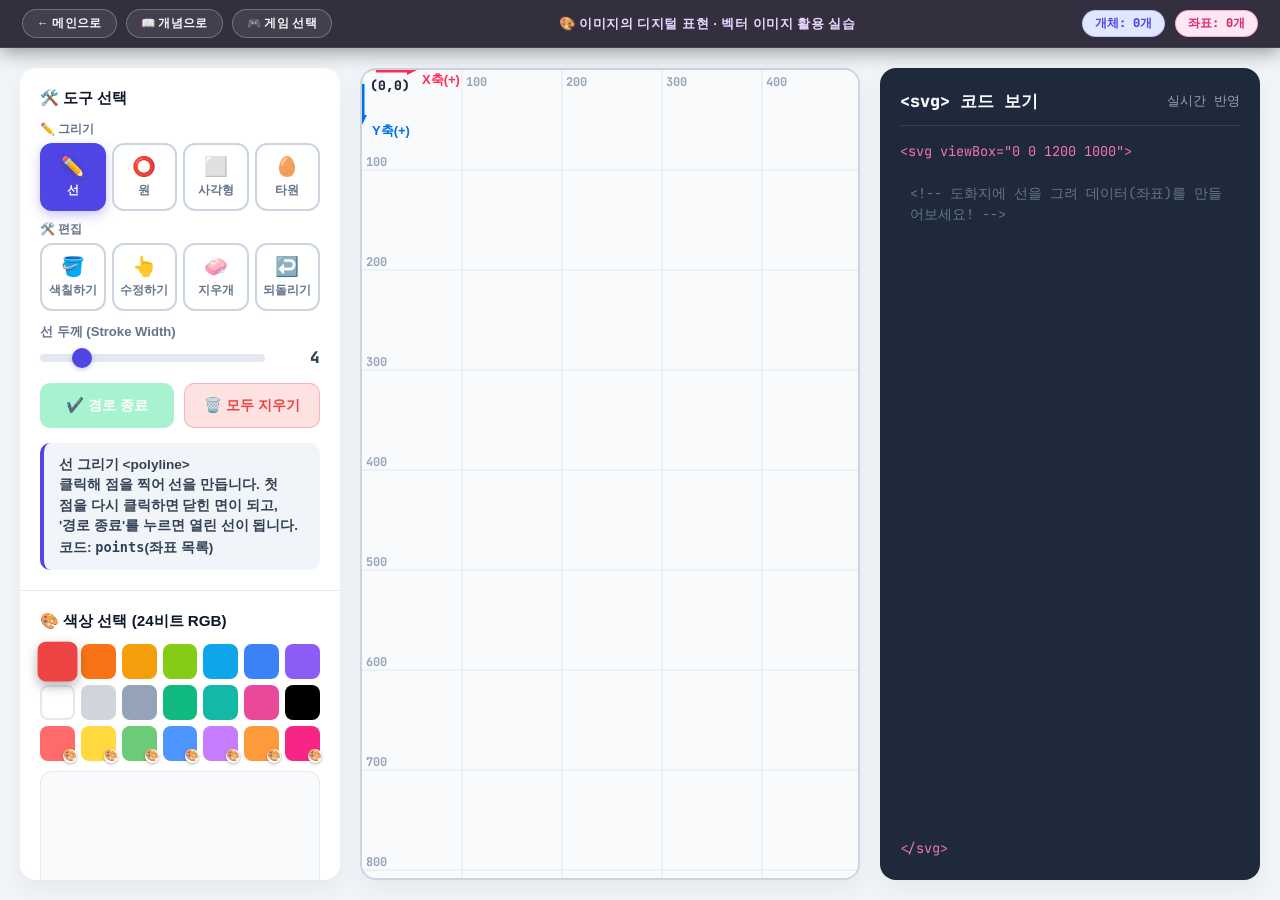
<file: 05_image_play_vector.html>
<!DOCTYPE html>
<html lang="ko">
<head>
<meta charset="UTF-8">
<meta name="viewport" content="width=1920">
<title>고급 벡터 작업실 - 자유 창작</title>
  <link rel="stylesheet" href="./css/image_play_vector_concept.css">
</head>
<body>
<div id="dbb-topnav">
    <div style="display:flex;gap:9px;align-items:center;">
        <a class="dbb-btn" href="index.html">← 메인으로</a>
        <a class="dbb-btn" href="05_image.html">📖 개념으로</a>
        <a class="dbb-btn" href="05_image_play.html">🎮 게임 선택</a>
    </div>
    <span class="dbb-title">🎨 이미지의 디지털 표현 · 벡터 이미지 활용 실습</span>
    <div class="header-badges">
        <div class="badge">개체: <span id="objCount">0</span>개</div>
        <div class="badge" style="background:#fce7f3; color:#db2777; border-color: rgba(219, 39, 119, 0.3);">좌표: <span id="coordCount">0</span>개</div>
    </div>
</div>

<div class="main-area">
  <div class="control-panel">
    
    <div class="panel-section">
      <div class="section-title">🛠️ 도구 선택</div>

      <!-- 1줄: 그리기 도구 -->
      <div style="font-size:0.75rem; font-weight:700; color:var(--text-muted); margin-bottom:5px;">✏️ 그리기</div>
      <div class="mode-grid" style="margin-bottom:10px;">
        <div class="mode-btn active" id="btn-draw"   onclick="setMode('draw')"  ><span>✏️</span>선</div>
        <div class="mode-btn"        id="btn-circle" onclick="setMode('circle')"><span>⭕</span>원</div>
        <div class="mode-btn"        id="btn-rect"   onclick="setMode('rect')"  ><span>⬜</span>사각형</div>
        <div class="mode-btn"        id="btn-ellipse"onclick="setMode('ellipse')"><span>🥚</span>타원</div>
      </div>

      <!-- 2줄: 편집 도구 -->
      <div style="font-size:0.75rem; font-weight:700; color:var(--text-muted); margin-bottom:5px;">🛠️ 편집</div>
      <div class="mode-grid" style="margin-bottom:12px;">
        <div class="mode-btn" id="btn-fill"  onclick="setMode('fill')" ><span>🪣</span>색칠하기</div>
        <div class="mode-btn" id="btn-edit"  onclick="setMode('edit')" ><span>👆</span>수정하기</div>
        <div class="mode-btn" id="btn-erase" onclick="setMode('erase')"><span>🧼</span>지우개</div>
        <div class="mode-btn" id="btn-undo"  onclick="undoAction()"    ><span>↩️</span>되돌리기</div>
      </div>

      <!-- 선두께 + 경로종료/지우기 — 그리기 버튼 바로 아래 -->
      <div style="margin-top:10px;">
        <div style="font-size:0.82rem; font-weight:700; color:var(--text-muted); margin-bottom:6px;">선 두께 (Stroke Width)</div>
        <div class="slider-wrap">
          <input type="range" class="slider" id="stroke-slider" min="1" max="20" value="4" oninput="updateStrokeWidth()">
          <span class="slider-val" id="stroke-val">4</span>
        </div>
      </div>
      <div class="action-row">
        <button class="btn btn-finish" id="btn-finish-path" onclick="finishPath(false)" disabled>✔️ 경로 종료</button>
        <button class="btn btn-clear" onclick="clearCanvas()">🗑️ 모두 지우기</button>
      </div>

      <div class="help-box" id="help-text">
        <b>선 그리기 &lt;polyline&gt;</b><br>클릭해 점을 찍어 선을 만듭니다. 첫 점을 다시 클릭하면 닫힌 면이 되고, '경로 종료'를 누르면 열린 선이 됩니다.<br>코드: <code>points</code>(좌표 목록)
      </div>
    </div>

    <div class="panel-section">
      <div class="section-title">🎨 색상 선택 (24비트 RGB)</div>
      <!-- 고정 14색 + 커스텀 7슬롯 -->
      <div class="palette" id="color-palette"></div>

      <!-- 인라인 24비트 색상판 (커스텀 슬롯 클릭 시 펼쳐짐) -->
      <div id="inline-color-picker">
        <canvas id="icp-canvas" height="130"></canvas>
        <div id="icp-hue-row">
          <span style="font-size:0.75rem;color:#64748b;font-weight:700;">색조</span>
          <input type="range" id="icp-hue" min="0" max="360" value="0"
            oninput="icpOnHueChange()">
        </div>
        <div id="icp-preview-row">
          <div id="icp-preview"></div>
          <input type="text" id="icp-hex" maxlength="7" placeholder="#ff0000"
            oninput="icpOnHexInput()">
          <span style="font-size:0.72rem;color:#94a3b8;font-weight:600;">HEX</span>
        </div>
        <button id="icp-confirm" onclick="icpConfirm()">✅ 색상 선택</button>
      </div>
    </div>

    <div class="panel-section">
      <div class="section-title">💾 그림 저장하기</div>
      <div class="save-section">
        <button class="btn-save-svg" onclick="saveSVG()">📐 SVG로 저장 (벡터 파일)</button>
        <button class="btn-save-png" onclick="savePNG()">🖼️ PNG로 저장 (비트맵 파일)</button>
        <div class="save-note">
          📐 <b>SVG</b>: 벡터 파일 — 확대해도 깨지지 않음. <br>브라우저·메모장에서 불러오기 가능.<br>
          🖼️ <b>PNG</b>: 비트맵 파일 — 확대 시 깨짐. <br>그림판 등에서 불러오기 가능. 
        </div>
      </div>
    </div>
  </div>

  <div class="canvas-area" id="canvas-area">
    <div class="svg-wrap mode-draw" id="svg-wrap">
      <svg id="artCanvas" xmlns="http://www.w3.org/2000/svg">
        <g id="grid-layer"></g>

        <g id="objects-group"></g>
        
        <g id="drawing-layer">
          <polyline id="drawing-path" class="drawing-temp-line" points=""></polyline>
          <line id="preview-line" class="drawing-temp-line" x1="-10" y1="-10" x2="-10" y2="-10" style="display:none;"></line>
          <circle id="start-node" class="start-node" cx="-50" cy="-50" style="display:none;"></circle>
        </g>
        
        <g id="edit-nodes-group"></g>
      </svg>
    </div>
  </div>

  <div class="code-sidebar">
    <div class="code-title">
      <span>&lt;svg&gt; 코드 보기</span>
      <span style="font-weight:normal; color:#94a3b8; font-size:0.8rem;">실시간 반영</span>
    </div>
    <div style="margin-bottom: 10px; color:#f472b6;">&lt;svg viewBox="0 0 1200 1000"&gt;</div>
    
    <div id="code-output" style="flex:1;">
      </div>
    
    <div style="margin-top: 10px; color:#f472b6;">&lt;/svg&gt;</div>
  </div>

</div>

<div class="toast" id="toast">알림 메시지</div>

<script>
// --- 전역 상태 ---
// 학생이 선택 가능한 7개 색상 슬롯 (초기값: 무지개 7색)
// 고정 기본 14색 (클릭만 하면 바로 사용)
const fixedColors = [
  '#ef4444', '#f97316', '#f59e0b', '#84cc16', '#0ea5e9', '#3b82f6', '#8b5cf6', // 1줄: 무지개
  '#ffffff', '#d1d5db', '#94a3b8', '#10b981', '#14b8a6', '#ec4899', '#000000'  // 2줄: 흰·연회·회·청록·에메랄드·핑크·검정
];
// 24비트 picker 7슬롯 (학생이 자유롭게 색 선택)
let customColors = ['#ff6b6b','#ffd93d','#6bcb77','#4d96ff','#c77dff','#ff9a3c','#f72585'];
let activeColor = '#ef4444';
let currentMode = 'draw'; // draw, fill, edit, erase
let currentStrokeWidth = 4;

// 데이터 모델
let vectorObjects = []; // { type: 'polyline'|'polygon', points: [{x,y}], stroke: str, strokeWidth: num, fill: str }
let currentPath = [];

// DOM 요소
const svgEl = document.getElementById('artCanvas');
const svgWrap = document.getElementById('svg-wrap');
const drawingPathEl = document.getElementById('drawing-path');
const previewLineEl = document.getElementById('preview-line');
const startNodeEl = document.getElementById('start-node');

let dragState = null;    // { objIdx, ptIdx }
let shapeStart = null;   // 원·사각형·타원 드래그 시작점
let tempShapeEl = null;  // 드래그 중 미리보기 요소

// --- 초기화 ---
function init() {
  drawGridLabels(); // 배경에 X,Y 좌표 축 그리기
  renderPalette();
  setMode('draw');
}

// ⭐ 모눈종이 및 100단위 X,Y 좌표 텍스트, 원점 안내선 렌더링
function drawGridLabels() {
  const gridLayer = document.getElementById('grid-layer');
  if(!gridLayer) return;
  
  let html = '';
  // 100 간격으로 라인과 텍스트 생성
  for(let i=100; i<=2000; i+=100) {
    // 세로선 (X 좌표)
    html += `<line x1="${i}" y1="0" x2="${i}" y2="2000" stroke="#e2e8f0" stroke-width="1" />`;
    html += `<text x="${i+4}" y="16" fill="#94a3b8" font-size="12" font-weight="bold" font-family="JetBrains Mono">${i}</text>`;
    // 가로선 (Y 좌표)
    html += `<line x1="0" y1="${i}" x2="2000" y2="${i}" stroke="#e2e8f0" stroke-width="1" />`;
    html += `<text x="4" y="${i-4}" fill="#94a3b8" font-size="12" font-weight="bold" font-family="JetBrains Mono">${i}</text>`;
  }
  
  // 화살표 길이 단축 및 위치 조정
  // X축 화살표 (오른쪽으로)
  html += `<line x1="0" y1="0" x2="45" y2="0" stroke="#ff2d55" stroke-width="5" />`;
  html += `<polygon points="45,-5 55,0 45,5" fill="#ff2d55" />`;
  html += `<text x="60" y="14" fill="#ff2d55" font-size="13" font-weight="900">X축(+)</text>`;
  
  // Y축 화살표 (아래쪽으로)
  html += `<line x1="0" y1="0" x2="0" y2="45" stroke="#0071e3" stroke-width="5" />`;
  html += `<polygon points="-5,45 0,55 5,45" fill="#0071e3" />`;
  html += `<text x="10" y="65" fill="#0071e3" font-size="13" font-weight="900">Y축(+)</text>`;

  // 원점(0,0) 표시
  html += `<circle cx="0" cy="0" r="14" fill="white" />`;
  html += `<circle cx="0" cy="0" r="3" fill="#1e293b" />`;
  html += `<text x="8" y="20" fill="#1e293b" font-size="13" font-weight="900" font-family="JetBrains Mono">(0,0)</text>`;
  
  gridLayer.innerHTML = html;
}

function renderPalette() {
  const pal = document.getElementById('color-palette');
  let html = '';

  // ── 고정 14색: 클릭 즉시 사용 (picker 없음) ──
  fixedColors.forEach((c, i) => {
    const isActive = (activeColor === c && activeType === 'fixed' && activeSlot === i);
    const textColor = (c === '#ffffff' || c === '#d1d5db' || c === '#94a3b8') ? '#334155' : 'transparent';
    html += `<div class="color-swatch ${isActive ? 'active' : ''}" id="fixed-swatch-${i}"
      style="background:${c}; border:${c==='#ffffff'?'2px solid #e2e8f0':'2px solid transparent'};"
      onclick="selectFixed(${i})" title="${c}"></div>`;
  });

  // ── 24비트 커스텀 7슬롯: 클릭 → 인라인 색상판 열기 ──
  customColors.forEach((c, i) => {
    const isOpen   = (icpOpenSlot === i);
    const isActive = (activeType === 'custom' && activeSlot === i);
    html += `<div class="color-swatch picker-slot ${isActive ? 'active' : ''} ${isOpen ? 'icp-open' : ''}"
      id="custom-swatch-${i}"
      style="background:${c}; ${isOpen ? 'box-shadow:0 0 0 3px var(--primary);' : ''}"
      onclick="icpOpen(${i})"
      title="클릭: 색상판 열기 | 현재색: ${c}">
      <span class="picker-icon">🎨</span>
    </div>`;
  });

  pal.innerHTML = html;
}

let activeSlot = 0;
let activeType = 'fixed'; // 'fixed' | 'custom'

// ── 고정색 클릭 → 즉시 활성화 ──────────────────────────────────
function selectFixed(i) {
  icpClose(); // 색상판 열려있으면 닫기
  activeType = 'fixed';
  activeSlot = i;
  activeColor = fixedColors[i];
  renderPalette();
  if (currentMode === 'draw') drawingPathEl.style.stroke = activeColor;
}

// ── 인라인 24비트 색상판 (ICP) 로직 ────────────────────────────
let icpOpenSlot  = -1;   // 현재 열린 슬롯 (-1 = 닫힘)
let icpHue       = 0;    // 현재 색조 (0~360)
let icpSat       = 0.8;  // 채도 커서 위치 (0~1)
let icpVal       = 0.9;  // 명도 커서 위치 (0~1)
let icpCurColor  = '#ff0000'; // 색상판에서 고른 미확정 색

// HSV → HEX 변환 (정확한 switch 방식)
function hsvToHex(h, s, v) {
  const i = Math.floor(h / 60) % 6;
  const f = h / 60 - Math.floor(h / 60);
  const p = v * (1 - s);
  const q = v * (1 - f * s);
  const t = v * (1 - s * (1 - f));
  let r, g, b;
  switch (i) {
    case 0: r=v; g=t; b=p; break;
    case 1: r=q; g=v; b=p; break;
    case 2: r=p; g=v; b=t; break;
    case 3: r=p; g=q; b=v; break;
    case 4: r=t; g=p; b=v; break;
    case 5: r=v; g=p; b=q; break;
  }
  const toHex = x => Math.round(x * 255).toString(16).padStart(2, '0');
  return '#' + toHex(r) + toHex(g) + toHex(b);
}

// HEX → HSV 변환
function hexToHsv(hex) {
  let r=parseInt(hex.slice(1,3),16)/255, g=parseInt(hex.slice(3,5),16)/255, b=parseInt(hex.slice(5,7),16)/255;
  const max=Math.max(r,g,b), min=Math.min(r,g,b), d=max-min;
  let h=0,s=max?d/max:0,v=max;
  if(d){if(max===r)h=(g-b)/d%6;else if(max===g)h=(b-r)/d+2;else h=(r-g)/d+4; h=((h*60)+360)%360;}
  return {h,s,v};
}

// 색상판 캔버스 그리기
function icpDraw() {
  const canvas = document.getElementById('icp-canvas');
  if (!canvas) return;
  const W = canvas.offsetWidth || canvas.width;
  canvas.width = W;
  const H = canvas.height;
  const ctx = canvas.getContext('2d');
  // 기본색 (순수 색조)
  const baseColor = `hsl(${icpHue},100%,50%)`;
  // 흰색 → 색조 그라디언트 (채도)
  const gradS = ctx.createLinearGradient(0,0,W,0);
  gradS.addColorStop(0,'#fff'); gradS.addColorStop(1,baseColor);
  ctx.fillStyle = gradS; ctx.fillRect(0,0,W,H);
  // 투명 → 검정 그라디언트 (명도)
  const gradV = ctx.createLinearGradient(0,0,0,H);
  gradV.addColorStop(0,'transparent'); gradV.addColorStop(1,'#000');
  ctx.fillStyle = gradV; ctx.fillRect(0,0,W,H);
  // 커서
  const cx = icpSat * W, cy = (1-icpVal) * H;
  ctx.beginPath(); ctx.arc(cx,cy,7,0,Math.PI*2);
  ctx.strokeStyle='white'; ctx.lineWidth=2; ctx.stroke();
  ctx.beginPath(); ctx.arc(cx,cy,5,0,Math.PI*2);
  ctx.strokeStyle='rgba(0,0,0,0.5)'; ctx.lineWidth=1.5; ctx.stroke();
}

// 캔버스 클릭/드래그로 채도·명도 선택
function icpPickFromCanvas(e) {
  const canvas = document.getElementById('icp-canvas');
  const rect   = canvas.getBoundingClientRect();
  icpSat = Math.max(0, Math.min(1, (e.clientX - rect.left) / rect.width));
  icpVal = Math.max(0, Math.min(1, 1 - (e.clientY - rect.top) / rect.height));
  icpCurColor = hsvToHex(icpHue, icpSat, icpVal);
  icpDraw();
  icpUpdatePreview();
}

// 색조 슬라이더 변경
function icpOnHueChange() {
  icpHue = parseInt(document.getElementById('icp-hue').value);
  icpCurColor = hsvToHex(icpHue, icpSat, icpVal);
  icpDraw();
  icpUpdatePreview();
}

// HEX 직접 입력
function icpOnHexInput() {
  const val = document.getElementById('icp-hex').value;
  if (/^#[0-9a-fA-F]{6}$/.test(val)) {
    icpCurColor = val;
    const hsv = hexToHsv(val);
    icpHue=hsv.h; icpSat=hsv.s; icpVal=hsv.v;
    document.getElementById('icp-hue').value = Math.round(icpHue);
    icpDraw();
    document.getElementById('icp-preview').style.background = icpCurColor;
  }
}

// 미리보기 업데이트
function icpUpdatePreview() {
  const prev = document.getElementById('icp-preview');
  const hex  = document.getElementById('icp-hex');
  if (prev) prev.style.background = icpCurColor;
  if (hex)  hex.value = icpCurColor;
}

// 색상판 열기
function icpOpen(i) {
  // 이미 열린 슬롯 다시 클릭 → 닫기
  if (icpOpenSlot === i) { icpClose(); return; }
  icpOpenSlot = i;
  // 현재 슬롯 색을 초기값으로
  const hsv = hexToHsv(customColors[i]);
  icpHue=hsv.h; icpSat=hsv.s; icpVal=hsv.v;
  icpCurColor = customColors[i];
  document.getElementById('icp-hue').value = Math.round(icpHue);
  renderPalette(); // 열린 슬롯 테두리 표시
  setTimeout(() => { icpDraw(); icpUpdatePreview(); }, 30); // 렌더 후 canvas 크기 확정
  // 캔버스 이벤트 (클릭·드래그)
  const canvas = document.getElementById('icp-canvas');
  canvas.onmousedown = (e) => { icpPickFromCanvas(e); canvas.onmousemove = icpPickFromCanvas; };
  window.addEventListener('mouseup', () => { canvas.onmousemove = null; }, { once: false });
}

// 색상판 닫기
function icpClose() {
  icpOpenSlot = -1;
  renderPalette();
}

// ✅ 더블클릭으로 색상 확정 → 슬롯에 저장 + 활성화
function icpConfirm() {
  if (icpOpenSlot < 0) return;
  const i = icpOpenSlot;
  customColors[i] = icpCurColor;
  activeType = 'custom';
  activeSlot = i;
  activeColor = icpCurColor;
  if (currentMode === 'draw') drawingPathEl.style.stroke = activeColor;
  icpClose();
  showToast(`색상 ${icpCurColor} 저장됨`);
}

function icpCancel() { icpClose(); }

function updateStrokeWidth() {
  currentStrokeWidth = document.getElementById('stroke-slider').value;
  document.getElementById('stroke-val').textContent = currentStrokeWidth;
  if(currentMode === 'draw') {
    drawingPathEl.style.strokeWidth = currentStrokeWidth;
  }
}

function setMode(mode) {
  currentMode = mode;
  document.querySelectorAll('.mode-btn').forEach(b => b.classList.remove('active'));
  // btn-undo는 모드 버튼이 아니므로 active 제외
  const modeBtn = document.getElementById(`btn-${mode}`);
  if (modeBtn) modeBtn.classList.add('active');
  
 // SVG 래퍼 클래스 변경 (마우스 커서/호버 효과 처리용)
  svgWrap.className = `svg-wrap mode-${mode}`;

  const help = document.getElementById('help-text');
  if(mode === 'draw') {
    help.innerHTML = "<b>선 그리기 &lt;polyline&gt;</b><br>클릭해 점을 찍어 선을 만듭니다. 첫 점을 다시 클릭하면 닫힌 면이 되고, '경로 종료'를 누르면 열린 선이 됩니다.<br>코드: <code>points</code>(좌표 목록)";
  } else if(mode === 'circle') {
    help.innerHTML = "<b>원 그리기 &lt;circle&gt;</b><br>클릭·드래그로 원을 그립니다.<br>코드: <code>cx, cy</code>(중심 좌표) /<code>r</code>(반지름)";
    cancelDrawing();
  } else if(mode === 'rect') {
    help.innerHTML = "<b>사각형 그리기 &lt;rect&gt;</b><br>클릭·드래그로 사각형을 그립니다.<br>코드: <code>x, y</code>(시작점) /<br><code>width, height</code>(가로·세로)";
    cancelDrawing();
  } else if(mode === 'ellipse') {
    help.innerHTML = "<b>타원 그리기 &lt;ellipse&gt;</b><br>클릭·드래그로 타원을 그립니다.<br>코드: <code>cx, cy</code>(중심) /<br><code>rx, ry</code>(가로·세로 반지름)";
    cancelDrawing();
  } else if(mode === 'fill') {
    help.innerHTML = "<b>색칠하기</b><br>팔레트에서 색상을 선택하고 도화지의 선이나 면을 클릭하면 내부(Fill)가 채워집니다. 투명(X)을 누르면 색이 빠집니다.";
    cancelDrawing();
  } else if(mode === 'edit') {
    help.innerHTML = "<b>수정하기</b><br>개체의 핸들(●)을 드래그해 형태를 수정합니다.<br>🟢 중심이동 / 🟠가로·반지름 / <br>🟣 세로·반지름";
    cancelDrawing();
  } else if(mode === 'erase') {
    help.innerHTML = "<b>지우개</b><br>삭제하고 싶은 개체(선이나 도형)를 클릭하면 코드가 함께 지워집니다.";
    cancelDrawing();
  }
  
  renderCanvas(); // 모드 변경시 노드 표시 여부 등을 위해 재렌더링
}

function undoAction() {
  const help = document.getElementById('help-text');
  if (vectorObjects.length === 0) {
    help.innerHTML = "<b>↩️ 되돌리기</b><br>되돌릴 개체가 없습니다.";
    showToast('되돌릴 개체가 없습니다.'); return;
  }
  vectorObjects.pop();
  cancelDrawing();
  renderCanvas();
  const remaining = vectorObjects.length;
  help.innerHTML = `<b>↩️ 되돌리기</b><br>마지막 개체가 지워졌습니다.<br>남은 개체: ${remaining}개`;
  showToast('마지막 개체를 되돌렸습니다.');
}

function showToast(msg) {
  const t = document.getElementById('toast');
  t.textContent = msg;
  t.classList.add('show');
  setTimeout(()=>t.classList.remove('show'), 2000);
}

function clearCanvas() {
  vectorObjects = [];
  cancelDrawing();
  renderCanvas();
  showToast('도화지를 깔끔하게 지웠습니다!');
}

function cancelDrawing() {
  currentPath = [];
  updateDrawingPreview();
  document.getElementById('btn-finish-path').disabled = true;
}

// 마우스 좌표 구하기 (SVG 내부 좌표계 기준)
function getMousePos(evt) {
  const CTM = svgEl.getScreenCTM();
  const clientX = evt.touches ? evt.touches[0].clientX : evt.clientX;
  const clientY = evt.touches ? evt.touches[0].clientY : evt.clientY;
  return {
    x: (clientX - CTM.e) / CTM.a,
    y: (clientY - CTM.f) / CTM.d
  };
}

// --- 마우스 이벤트 처리 ---
svgEl.addEventListener('mousedown', handleMouseDown);
svgEl.addEventListener('mousemove', handleMouseMove);
window.addEventListener('mouseup', handleMouseUp);
// 터치 지원
svgEl.addEventListener('touchstart', (e)=> { if(e.target.tagName !== 'BUTTON' && e.target.tagName !== 'INPUT'){ e.preventDefault(); handleMouseDown({clientX: e.touches[0].clientX, clientY: e.touches[0].clientY, target: document.elementFromPoint(e.touches[0].clientX, e.touches[0].clientY)}); }}, {passive: false});
svgEl.addEventListener('touchmove', (e)=> { e.preventDefault(); handleMouseMove({clientX: e.touches[0].clientX, clientY: e.touches[0].clientY}); }, {passive: false});
window.addEventListener('touchend', handleMouseUp);

function handleMouseDown(e) {
  const target = e.target;
  const pt = getMousePos(e);

  if (currentMode === 'draw') {
    // 1. 첫 점을 눌러서 '닫힌 도형(polygon)' 만들기
    if (target.id === 'start-node' && currentPath.length >= 2) {
      finishPath(true);
      return;
    }
    // 2. 빈 곳을 눌러 새 점 찍기
    // 마지막 점과 같으면 무시
    if (currentPath.length > 0) {
      const last = currentPath[currentPath.length-1];
      if(Math.abs(last.x - pt.x) < 5 && Math.abs(last.y - pt.y) < 5) return;
    }
    
    currentPath.push({x: pt.x, y: pt.y});
    drawingPathEl.style.stroke = (activeColor === 'none' ? '#cbd5e1' : activeColor);
    drawingPathEl.style.strokeWidth = currentStrokeWidth;
    updateDrawingPreview();
    document.getElementById('btn-finish-path').disabled = false;
  }
  else if (currentMode === 'edit') {
    if (target.classList.contains('edit-node')) {
      const oIdx = parseInt(target.getAttribute('data-obj'));
      const pIdx = target.getAttribute('data-pt');   // polyline/polygon용
      const role = target.getAttribute('data-role');  // circle/rect/ellipse용
      dragState = { objIdx: oIdx, ptIdx: pIdx, role: role };
      target.classList.add('dragging');
    }
  }
  else if (currentMode === 'fill') {
    // 개체 클릭하여 색 채우기
    if (target.classList.contains('drawn-obj')) {
      const idx = target.getAttribute('data-idx');
      vectorObjects[idx].fill = activeColor;
      // 선(polyline)인데 색을 채우려 하면 polygon으로 타입 변환
      if(activeColor !== 'none' && vectorObjects[idx].type === 'polyline' && vectorObjects[idx].points.length > 2) {
          vectorObjects[idx].type = 'polygon';
      }
      renderCanvas();
    }
  }
  else if (['circle','rect','ellipse'].includes(currentMode)) {
    if (target.classList.contains('drawn-obj')) return; // 기존 개체 위는 무시
    shapeStart = { x: pt.x, y: pt.y };
    const ns = 'http://www.w3.org/2000/svg';
    if (tempShapeEl) tempShapeEl.remove();
    const tag = currentMode === 'rect' ? 'rect' : currentMode; // circle/ellipse 그대로
    tempShapeEl = document.createElementNS(ns, tag);
    tempShapeEl.setAttribute('fill', 'none');
    tempShapeEl.setAttribute('stroke', activeColor === 'none' ? '#1e293b' : activeColor);
    tempShapeEl.setAttribute('stroke-width', currentStrokeWidth);
    tempShapeEl.setAttribute('stroke-dasharray', '6,4');
    tempShapeEl.setAttribute('opacity', '0.6');
    document.getElementById('drawing-layer').appendChild(tempShapeEl);
  }
  else if (currentMode === 'erase') {
    // 개체 클릭하여 지우기
    if (target.classList.contains('drawn-obj')) {
      const idx = target.getAttribute('data-idx');
      vectorObjects.splice(idx, 1);
      renderCanvas();
      showToast('개체가 삭제되었습니다.');
    }
  }
}

function handleMouseMove(e) {
  const pt = getMousePos(e);

  if (currentMode === 'draw' && currentPath.length > 0) {
    const lastPt = currentPath[currentPath.length - 1];
    previewLineEl.setAttribute('x1', lastPt.x);
    previewLineEl.setAttribute('y1', lastPt.y);
    previewLineEl.setAttribute('x2', pt.x);
    previewLineEl.setAttribute('y2', pt.y);
    previewLineEl.style.stroke = (activeColor === 'none' ? '#cbd5e1' : activeColor);
    previewLineEl.style.strokeWidth = currentStrokeWidth;
    previewLineEl.style.display = 'block';
    
    // 첫 점 근처에 가면 자석처럼 붙는 느낌을 위해 닫기 타겟 위치 업데이트
    const firstPt = currentPath[0];
    startNodeEl.setAttribute('cx', firstPt.x);
    startNodeEl.setAttribute('cy', firstPt.y);
    startNodeEl.style.display = 'block';
  }
  else if (['circle','rect','ellipse'].includes(currentMode) && shapeStart && tempShapeEl) {
    const sx = shapeStart.x, sy = shapeStart.y;
    const dx = pt.x - sx, dy = pt.y - sy;
    if (currentMode === 'rect') {
      tempShapeEl.setAttribute('x',      Math.min(sx, pt.x));
      tempShapeEl.setAttribute('y',      Math.min(sy, pt.y));
      tempShapeEl.setAttribute('width',  Math.abs(dx));
      tempShapeEl.setAttribute('height', Math.abs(dy));
    } else if (currentMode === 'circle') {
      tempShapeEl.setAttribute('cx', sx);
      tempShapeEl.setAttribute('cy', sy);
      tempShapeEl.setAttribute('r',  Math.round(Math.sqrt(dx*dx + dy*dy)));
    } else { // ellipse
      tempShapeEl.setAttribute('cx', sx + dx/2);
      tempShapeEl.setAttribute('cy', sy + dy/2);
      tempShapeEl.setAttribute('rx', Math.abs(dx/2));
      tempShapeEl.setAttribute('ry', Math.abs(dy/2));
    }
  }
  else if (currentMode === 'edit' && dragState) {
    const oIdx = dragState.objIdx;
    const obj  = vectorObjects[oIdx];
    const objEl = document.querySelector(`.drawn-obj[data-idx="${oIdx}"]`);

    if (obj.type === 'polyline' || obj.type === 'polygon') {
      // 기존 방식: points 배열 업데이트
      obj.points[dragState.ptIdx] = { x: pt.x, y: pt.y };
      const ptsStr = obj.points.map(p => `${p.x},${p.y}`).join(' ');
      if (objEl) objEl.setAttribute('points', ptsStr);
      const nodeEl = document.querySelector(`.edit-node[data-obj="${oIdx}"][data-pt="${dragState.ptIdx}"]`);
      if (nodeEl) { nodeEl.setAttribute('cx', pt.x); nodeEl.setAttribute('cy', pt.y); }

    } else if (obj.type === 'circle') {
      if (dragState.role === 'center') {
        obj.cx = pt.x; obj.cy = pt.y;
      } else if (dragState.role === 'r') {
        obj.r = Math.round(Math.sqrt((pt.x-obj.cx)**2 + (pt.y-obj.cy)**2));
      }
      if (objEl) { objEl.setAttribute('cx', obj.cx); objEl.setAttribute('cy', obj.cy); objEl.setAttribute('r', obj.r); }
      // 핸들 노드 위치도 즉시 갱신
      const centerNode = document.querySelector(`.edit-node[data-obj="${oIdx}"][data-role="center"]`);
      const rNode      = document.querySelector(`.edit-node[data-obj="${oIdx}"][data-role="r"]`);
      if (centerNode) { centerNode.setAttribute('cx', obj.cx); centerNode.setAttribute('cy', obj.cy); }
      if (rNode)      { rNode.setAttribute('cx', obj.cx + obj.r); rNode.setAttribute('cy', obj.cy); }

    } else if (obj.type === 'rect') {
      // 드래그 중인 꼭짓점에 따라 x/y/width/height 조정
      const role = dragState.role;
      if (role === 'tl') { obj.width  += obj.x - pt.x; obj.height += obj.y - pt.y; obj.x = pt.x; obj.y = pt.y; }
      if (role === 'tr') { obj.width   = pt.x - obj.x; obj.height += obj.y - pt.y; obj.y = pt.y; }
      if (role === 'bl') { obj.width  += obj.x - pt.x; obj.height  = pt.y - obj.y; obj.x = pt.x; }
      if (role === 'br') { obj.width   = pt.x - obj.x; obj.height  = pt.y - obj.y; }
      // 음수 크기 방지
      if (obj.width  < 2) obj.width  = 2;
      if (obj.height < 2) obj.height = 2;
      if (objEl) { objEl.setAttribute('x', obj.x); objEl.setAttribute('y', obj.y); objEl.setAttribute('width', obj.width); objEl.setAttribute('height', obj.height); }
      // 4핸들 위치 갱신
      const roles = ['tl','tr','bl','br'];
      const coords = [[obj.x, obj.y],[obj.x+obj.width, obj.y],[obj.x, obj.y+obj.height],[obj.x+obj.width, obj.y+obj.height]];
      roles.forEach((r, i) => {
        const n = document.querySelector(`.edit-node[data-obj="${oIdx}"][data-role="${r}"]`);
        if (n) { n.setAttribute('cx', coords[i][0]); n.setAttribute('cy', coords[i][1]); }
      });

    } else if (obj.type === 'ellipse') {
      if (dragState.role === 'center') { obj.cx = pt.x; obj.cy = pt.y; }
      if (dragState.role === 'rx')     { obj.rx = Math.round(Math.abs(pt.x - obj.cx)); }
      if (dragState.role === 'ry')     { obj.ry = Math.round(Math.abs(pt.y - obj.cy)); }
      if (objEl) { objEl.setAttribute('cx', obj.cx); objEl.setAttribute('cy', obj.cy); objEl.setAttribute('rx', obj.rx); objEl.setAttribute('ry', obj.ry); }
      const centerNode = document.querySelector(`.edit-node[data-obj="${oIdx}"][data-role="center"]`);
      const rxNode     = document.querySelector(`.edit-node[data-obj="${oIdx}"][data-role="rx"]`);
      const ryNode     = document.querySelector(`.edit-node[data-obj="${oIdx}"][data-role="ry"]`);
      if (centerNode) { centerNode.setAttribute('cx', obj.cx); centerNode.setAttribute('cy', obj.cy); }
      if (rxNode)     { rxNode.setAttribute('cx', obj.cx + obj.rx); rxNode.setAttribute('cy', obj.cy); }
      if (ryNode)     { ryNode.setAttribute('cx', obj.cx); ryNode.setAttribute('cy', obj.cy + obj.ry); }
    }

    updateCodeViewer();
  }
}

function handleMouseUp(e) {
  if (dragState) {
    const nodeEl = document.querySelector('.edit-node.dragging');
    if(nodeEl) nodeEl.classList.remove('dragging');
    dragState = null;
    renderCanvas();
  }
  // 도형 드래그 확정
  if (shapeStart && tempShapeEl) {
    const pt = getMousePos(e);
    const sx = shapeStart.x, sy = shapeStart.y;
    const dx = pt.x - sx, dy = pt.y - sy;
    if (Math.abs(dx) > 4 || Math.abs(dy) > 4) { // 너무 작은 드래그 무시
      const col = activeColor === 'none' ? '#1e293b' : activeColor;
      let obj = { type: currentMode, stroke: col, strokeWidth: currentStrokeWidth, fill: 'none', points: [] };
      if (currentMode === 'rect') {
        obj.x = Math.round(Math.min(sx, pt.x));  obj.y = Math.round(Math.min(sy, pt.y));
        obj.width = Math.round(Math.abs(dx));     obj.height = Math.round(Math.abs(dy));
      } else if (currentMode === 'circle') {
        obj.cx = Math.round(sx);  obj.cy = Math.round(sy);
        obj.r  = Math.round(Math.sqrt(dx*dx + dy*dy));
      } else { // ellipse
        obj.cx = Math.round(sx + dx/2);  obj.cy = Math.round(sy + dy/2);
        obj.rx = Math.round(Math.abs(dx/2));  obj.ry = Math.round(Math.abs(dy/2));
      }
      vectorObjects.push(obj);
      renderCanvas();
      const label = {circle:'원(circle)', rect:'사각형(rect)', ellipse:'타원(ellipse)'};
      showToast(`${label[currentMode]}이 추가되었습니다!`);
    }
    tempShapeEl.remove(); tempShapeEl = null; shapeStart = null;
  }
}

// 캔버스 벗어나면 미리보기 선 숨김
svgWrap.addEventListener('mouseleave', () => {
  previewLineEl.style.display = 'none';
});

// --- 그리기 로직 ---
function updateDrawingPreview() {
  if (currentPath.length === 0) {
    drawingPathEl.setAttribute('points', '');
    previewLineEl.style.display = 'none';
    startNodeEl.style.display = 'none';
  } else {
    drawingPathEl.setAttribute('points', currentPath.map(p => `${p.x},${p.y}`).join(' '));
    // 첫 점에 닫기 타겟 렌더링
    const firstPt = currentPath[0];
    startNodeEl.setAttribute('cx', firstPt.x);
    startNodeEl.setAttribute('cy', firstPt.y);
    startNodeEl.style.display = 'block';
  }
}

// 현재 경로를 확정하여 개체 배열에 추가 (isClosed: true면 polygon, false면 polyline)
function finishPath(isClosed) {
  if(currentPath.length < 2) {
    cancelDrawing(); return;
  }
  
  const newObj = {
    type: isClosed ? 'polygon' : 'polyline',
    points: [...currentPath],
    stroke: activeColor === 'none' ? '#1e293b' : activeColor, // 선 색상이 none이면 기본 검정 계열
    strokeWidth: currentStrokeWidth,
    fill: isClosed ? 'rgba(255,255,255,0.8)' : 'none' // 열린선은 채우기 없음 기본
  };
  
  vectorObjects.push(newObj);
  
  cancelDrawing();
  renderCanvas();
  showToast(isClosed ? '닫힌 도형(면)이 생성되었습니다!' : '열린 선(경로)이 확정되었습니다.');
}

// --- 전체 렌더링 ---
function renderCanvas() {
  const objGroup = document.getElementById('objects-group');
  const nodeGroup = document.getElementById('edit-nodes-group');
  
  let objHTML = '';
  let nodeHTML = '';
  let totalPts = 0;

  vectorObjects.forEach((obj, oIdx) => {
    const base = `class="drawn-obj" data-idx="${oIdx}" fill="${obj.fill}" stroke="${obj.stroke}" stroke-width="${obj.strokeWidth}"`;
    if (obj.type === 'polyline' || obj.type === 'polygon') {
      const ptsStr = obj.points.map(p => `${p.x},${p.y}`).join(' ');
      objHTML += `<${obj.type} ${base} points="${ptsStr}" stroke-linecap="round" stroke-linejoin="round" />`;
      if (currentMode === 'edit') {
        obj.points.forEach((pt, pIdx) => {
          nodeHTML += `<circle cx="${pt.x}" cy="${pt.y}" class="edit-node" data-obj="${oIdx}" data-pt="${pIdx}" />`;
        });
      }
      totalPts += obj.points.length;
    } else if (obj.type === 'circle') {
      objHTML += `<circle ${base} cx="${obj.cx}" cy="${obj.cy}" r="${obj.r}" />`;
      if (currentMode === 'edit') {
        // 중심 핸들 + 반지름 끝점 핸들
        nodeHTML += `<circle cx="${obj.cx}" cy="${obj.cy}" class="edit-node" data-obj="${oIdx}" data-role="center" style="stroke:#10b981;" />`;
        nodeHTML += `<circle cx="${obj.cx + obj.r}" cy="${obj.cy}" class="edit-node" data-obj="${oIdx}" data-role="r" style="stroke:#f97316;" />`;
      }
      totalPts += 1;
    } else if (obj.type === 'rect') {
      objHTML += `<rect ${base} x="${obj.x}" y="${obj.y}" width="${obj.width}" height="${obj.height}" />`;
      if (currentMode === 'edit') {
        // 4꼭짓점 핸들
        const rx = obj.x, ry = obj.y, rw = obj.width, rh = obj.height;
        nodeHTML += `<circle cx="${rx}"      cy="${ry}"      class="edit-node" data-obj="${oIdx}" data-role="tl" />`;
        nodeHTML += `<circle cx="${rx+rw}"   cy="${ry}"      class="edit-node" data-obj="${oIdx}" data-role="tr" />`;
        nodeHTML += `<circle cx="${rx}"      cy="${ry+rh}"   class="edit-node" data-obj="${oIdx}" data-role="bl" />`;
        nodeHTML += `<circle cx="${rx+rw}"   cy="${ry+rh}"   class="edit-node" data-obj="${oIdx}" data-role="br" />`;
      }
      totalPts += 2;
    } else if (obj.type === 'ellipse') {
      objHTML += `<ellipse ${base} cx="${obj.cx}" cy="${obj.cy}" rx="${obj.rx}" ry="${obj.ry}" />`;
      if (currentMode === 'edit') {
        // 중심 + rx 끝점 + ry 끝점 핸들
        nodeHTML += `<circle cx="${obj.cx}"        cy="${obj.cy}"        class="edit-node" data-obj="${oIdx}" data-role="center" style="stroke:#10b981;" />`;
        nodeHTML += `<circle cx="${obj.cx+obj.rx}" cy="${obj.cy}"        class="edit-node" data-obj="${oIdx}" data-role="rx"     style="stroke:#f97316;" />`;
        nodeHTML += `<circle cx="${obj.cx}"        cy="${obj.cy+obj.ry}" class="edit-node" data-obj="${oIdx}" data-role="ry"     style="stroke:#8b5cf6;" />`;
      }
      totalPts += 2;
    }
  });

  objGroup.innerHTML = objHTML;
  nodeGroup.innerHTML = nodeHTML;

  // 뱃지 업데이트
  document.getElementById('objCount').textContent = vectorObjects.length;
  document.getElementById('coordCount').textContent = totalPts;
  
  updateCodeViewer();
}

// --- 코드 뷰어 업데이트 ---
function updateCodeViewer() {
  const viewer = document.getElementById('code-output');
  if (vectorObjects.length === 0) {
    viewer.innerHTML = '<div style="color:var(--text-muted); padding: 10px;">&lt;!-- 도화지에 선을 그려 데이터(좌표)를 만들어보세요! --&gt;</div>';
    return;
  }

  let html = '';
  vectorObjects.forEach(obj => {
    const sc = obj.stroke === 'none' ? '#cbd5e1' : obj.stroke;
    const fc = obj.fill   === 'none' ? '#cbd5e1' : obj.fill;
    const commonTail = `
        &nbsp;&nbsp;<span class="code-hl-attr">stroke</span>="<span style="color:${sc};font-weight:bold;">${obj.stroke}</span>" <span class="code-hl-attr">stroke-width</span>="<span style="color:white;">${obj.strokeWidth}</span>"<br>
        &nbsp;&nbsp;<span class="code-hl-attr">fill</span>="<span style="color:${fc};font-weight:bold;">${obj.fill}</span>" /&gt;`;
    let attrs = '';
    if (obj.type === 'polyline' || obj.type === 'polygon') {
      const pts = obj.points.map(p => `${Math.round(p.x)},${Math.round(p.y)}`).join(' ');
      attrs = `&nbsp;&nbsp;<span class="code-hl-attr">points</span>="<span class="code-hl-val">${pts}</span>"<br>`;
    } else if (obj.type === 'circle') {
      attrs = `&nbsp;&nbsp;<span class="code-hl-attr">cx</span>="<span class="code-hl-val">${obj.cx}</span>" <span class="code-hl-attr">cy</span>="<span class="code-hl-val">${obj.cy}</span>" <span class="code-hl-attr">r</span>="<span class="code-hl-val">${obj.r}</span>"<br>`;
    } else if (obj.type === 'rect') {
      attrs = `&nbsp;&nbsp;<span class="code-hl-attr">x</span>="<span class="code-hl-val">${obj.x}</span>" <span class="code-hl-attr">y</span>="<span class="code-hl-val">${obj.y}</span>" <span class="code-hl-attr">width</span>="<span class="code-hl-val">${obj.width}</span>" <span class="code-hl-attr">height</span>="<span class="code-hl-val">${obj.height}</span>"<br>`;
    } else if (obj.type === 'ellipse') {
      attrs = `&nbsp;&nbsp;<span class="code-hl-attr">cx</span>="<span class="code-hl-val">${obj.cx}</span>" <span class="code-hl-attr">cy</span>="<span class="code-hl-val">${obj.cy}</span>" <span class="code-hl-attr">rx</span>="<span class="code-hl-val">${obj.rx}</span>" <span class="code-hl-attr">ry</span>="<span class="code-hl-val">${obj.ry}</span>"<br>`;
    }
    html += `<div class="code-item">&lt;<span class="code-hl-tag">${obj.type}</span><br>${attrs}${commonTail}</div>`;
  });
  viewer.innerHTML = html;
}

// ── SVG 저장 ───────────────────────────────────────────────────
function saveSVG() {
  if (vectorObjects.length === 0) { showToast('저장할 개체가 없습니다.'); return; }

  // objects-group 내용만 추출 (그리드·임시선 제외)
  const objGroup = document.getElementById('objects-group');
  const objHTML  = objGroup.innerHTML;

  const svgContent = `<?xml version="1.0" encoding="UTF-8"?>
<svg xmlns="http://www.w3.org/2000/svg" viewBox="0 0 1200 1000" width="1200" height="1000">
  <!-- 데이터 비트박스 · 벡터 이미지 활용 실습 -->
${objHTML}
</svg>`;

  const blob = new Blob([svgContent], { type: 'image/svg+xml;charset=utf-8' });
  const url  = URL.createObjectURL(blob);
  const a    = document.createElement('a');
  a.href     = url;
  a.download = '벡터그림.svg';
  a.click();
  URL.revokeObjectURL(url);
  showToast('SVG(벡터) 파일로 저장되었습니다!');
}

// ── PNG 저장 ───────────────────────────────────────────────────
function savePNG() {
  if (vectorObjects.length === 0) { showToast('저장할 개체가 없습니다.'); return; }

  // SVG → Canvas → PNG 변환
  const objGroup  = document.getElementById('objects-group');
  const objHTML   = objGroup.innerHTML;
  const svgString = `<svg xmlns="http://www.w3.org/2000/svg" viewBox="0 0 1200 1000" width="1200" height="1000">
    <rect width="1200" height="1000" fill="white"/>
    ${objHTML}
  </svg>`;

  const img    = new Image();
  const blob   = new Blob([svgString], { type: 'image/svg+xml;charset=utf-8' });
  const url    = URL.createObjectURL(blob);

  img.onload = function() {
    const canvas  = document.createElement('canvas');
    canvas.width  = 1200;
    canvas.height = 1000;
    const ctx     = canvas.getContext('2d');
    ctx.fillStyle = 'white';
    ctx.fillRect(0, 0, 1200, 1000);
    ctx.drawImage(img, 0, 0);
    URL.revokeObjectURL(url);

    const a    = document.createElement('a');
    a.download = '벡터그림.png';
    a.href     = canvas.toDataURL('image/png');
    a.click();
    showToast('PNG(비트맵) 파일로 저장되었습니다!');
  };
  img.src = url;
}

// 시작
init();
</script>
</body>
</html>
</file>
<file: css/number_play_concept.css>
/* ✨ 숫자의 디지털 표현 전용 컬러 팔레트 (오션 블루 & 스카이 블루) */
        :root {
            --bg-pastel: #f0f9ff; /* 청량한 하늘색 그라데이션 배경 */
            --blue-main: #0284c7; /* 오션 블루 (메인) */
            --blue-light: #38bdf8; /* 스카이 블루 */
            --gold-main: #d97706; /* 고급스러운 골드 (텍스트 강조) */
            --gold-light: #fbbf24;
            
            /* 플레이어 컬러 (푸른 계열 내에서 대비) */
            --p1-color: #0ea5e9; /* 1P: 맑은 파란색 */
            --p1-shadow: #38bdf8;
            --p2-color: #6366f1; /* 2P: 인디고 블루 */
            --p2-shadow: #818cf8;
            
            --text-main: #0f172a;
            --text-sub: #475569;
            --apple-red: #ef4444;
            --apple-green: #10b981;
            
            --card-white: #ffffff;
        }

        * { cursor: default !important; box-sizing: border-box; -webkit-user-select: none; -moz-user-select: none; user-select: none; }

        body {
            margin: 0; padding: 0; height: 100vh;
            font-family: 'Pretendard', 'Apple SD Gothic Neo', 'Malgun Gothic', 'Inter', sans-serif;
            background: linear-gradient(135deg, #f0f9ff 0%, #e0f2fe 100%);
            display: flex; flex-direction: column; overflow: hidden;
            transition: box-shadow 0.3s ease;
            position: relative;
        padding-top: 46px;
    }
        
        /* 은은한 도트 패턴을 배경에 깔아 깊이감 추가 */
        body::before {
            content: ''; position: absolute; top: 0; left: 0; width: 100%; height: 100%;
            background-image: radial-gradient(rgba(2, 132, 199, 0.05) 2px, transparent 2px);
            background-size: 30px 30px; z-index: 0;
        }

        /* [상단 헤더] 깔끔한 글래스 느낌 */
        header {
            background: rgba(255, 255, 255, 0.85);
            backdrop-filter: blur(20px); -webkit-backdrop-filter: blur(20px);
            padding: 15px 35px; display: flex; justify-content: flex-start; align-items: center;
            border-bottom: 1px solid rgba(2, 132, 199, 0.1);
            z-index: 1000; position: relative;
        }

        .header-title { font-size: 1.3rem; font-weight: 900; letter-spacing: -0.5px; color: var(--blue-main); display: flex; align-items: center; gap: 8px;}

        main { flex: 1; display: flex; align-items: center; justify-content: center; padding: 20px; position: relative; z-index: 10; }

        /* [메인 게임 카드] 고급스러운 테이블 느낌 */
        .bakery-card {
            background: var(--card-white);
            width: 100%; max-width: 1200px; min-height: 75vh;
            border-radius: 32px;
            border: 1px solid rgba(2, 132, 199, 0.1);
            box-shadow: 0 25px 50px rgba(2, 132, 199, 0.08);
            padding: 40px 50px; display: flex; flex-direction: column; align-items: center;
            position: relative; z-index: 10;
        }

        /* 상단 대시보드 */
        .game-info { width: 100%; display: flex; justify-content: space-between; align-items: center; margin-bottom: 25px; }
        
        .badge { 
            font-weight: 800; font-size: 1.05rem; padding: 10px 20px; border-radius: 16px; 
            display: flex; align-items: center; gap: 6px;
        }
        .best-score { background: #f8fafc; color: var(--text-sub); border: 1px solid #e2e8f0; }
        
        .timer-box { font-size: 2rem; font-weight: 900; color: var(--blue-main); font-family: 'JetBrains Mono', monospace; letter-spacing: -1px; }
        .timer-box span { display: inline-block; min-width: 50px; text-align: center; }
        
        .score-box { background: linear-gradient(135deg, #fffbeb 0%, #fef3c7 100%); color: var(--gold-main); border: 2px solid var(--gold-light); font-size: 1.2rem;}

        /* 주문판 */
        .order-display {
            background: #f0f9ff; border: 2px solid rgba(56, 189, 248, 0.3);
            padding: 20px 60px; border-radius: 24px; margin-bottom: 35px;
            text-align: center; width: 100%; max-width: 500px;
            box-shadow: 0 10px 25px rgba(56, 189, 248, 0.1);
            position: relative;
        }
        .order-label { font-size: 1.05rem; font-weight: 900; color: var(--blue-main); margin-bottom: 5px; }
        .target-num { font-size: 6rem; font-weight: 900; margin: 0; color: var(--text-main); line-height: 1.1; font-family: 'JetBrains Mono', monospace; transition: 0.3s; }

        /* ⭐ 새로 추가된 오븐 게이지 UI ⭐ */
        .oven-gauge-wrap {
            width: 100%; height: 24px; background: #e2e8f0; border-radius: 12px;
            margin-top: 15px; overflow: hidden; position: relative;
            box-shadow: inset 0 2px 5px rgba(0,0,0,0.1);
        }
        .oven-gauge-fill {
            height: 100%; width: 0%; background: linear-gradient(90deg, var(--blue-light), var(--blue-main));
            border-radius: 12px; transition: width 0.3s cubic-bezier(0.4, 0, 0.2, 1), background 0.3s;
        }
        .oven-gauge-fill.over { background: var(--apple-red); }
        .gauge-text {
            position: absolute; top: 0; left: 0; width: 100%; height: 100%;
            display: flex; align-items: center; justify-content: center;
            font-size: 0.8rem; font-weight: 900; color: #1e293b;
            z-index: 2; text-shadow: 0 1px 3px rgba(255,255,255,0.8);
        }

        /* ⭐ 특별 손님 (V.I.P) 및 콤보 텍스트 UI ⭐ */
        .vip-guest { animation: vipPulse 1s infinite alternate; color: var(--gold-main) !important; }
        @keyframes vipPulse { 
            from { transform: scale(1); text-shadow: 0 0 10px rgba(217, 119, 6, 0.3); } 
            to { transform: scale(1.1); text-shadow: 0 0 25px rgba(217, 119, 6, 0.7); } 
        }
        .combo-alert { font-size: 1.15rem; font-weight: 900; color: var(--apple-red); margin-bottom: 10px; animation: popIn 0.4s cubic-bezier(0.175, 0.885, 0.32, 1.275); }

        /* 2인용 분할 영역 */
        .coop-area { display: flex; width: 100%; justify-content: center; gap: 30px; margin-bottom: 30px; }
        
        .player-zone {
            display: flex; flex-direction: column; align-items: center;
            padding: 30px 35px; border-radius: 28px;
            background: #ffffff; box-shadow: 0 10px 30px rgba(0,0,0,0.04);
            border: 2px solid transparent; transition: 0.3s;
        }
        .player-zone.p1 { border-color: rgba(14, 165, 233, 0.15); background: linear-gradient(to bottom, #ffffff, #f0f9ff); }
        .player-zone.p2 { border-color: rgba(99, 102, 241, 0.15); background: linear-gradient(to bottom, #ffffff, #eef2ff); }

        .player-title { font-weight: 900; margin-bottom: 20px; font-size: 1.15rem; padding: 8px 20px; border-radius: 14px; }
        .p1-title { background: rgba(14, 165, 233, 0.1); color: var(--p1-color); }
        .p2-title { background: rgba(99, 102, 241, 0.1); color: var(--p2-color); }

        .bit-area { display: flex; gap: 15px; }
        .bit-box { display: flex; flex-direction: column; align-items: center; gap: 12px; }
        
        /* ✨ 비트 버튼: 프리미엄 키보드 스위치 느낌의 디자인 */
        .bit-btn {
            width: 70px; height: 85px; border-radius: 16px;
            background: #ffffff; border: 2px solid #e2e8f0;
            font-size: 2.2rem; font-weight: 900; color: #cbd5e1; font-family: 'JetBrains Mono';
            cursor: pointer !important; transition: all 0.15s cubic-bezier(0.4, 0, 0.2, 1);
            display: flex; align-items: center; justify-content: center;
            box-shadow: 0 8px 0 #cbd5e1, 0 15px 15px rgba(0,0,0,0.05);
        }
        
        /* 1P 활성화 스타일 */
        .bit-btn.active.p1-btn {
            background: var(--p1-color); color: white; border-color: var(--p1-color);
            transform: translateY(8px); box-shadow: 0 0 0 var(--p1-shadow);
        }
        /* 2P 활성화 스타일 */
        .bit-btn.active.p2-btn {
            background: var(--p2-color); color: white; border-color: var(--p2-color);
            transform: translateY(8px); box-shadow: 0 0 0 var(--p2-shadow);
        }

        .weight { font-size: 1.1rem; font-weight: 900; color: var(--text-sub); }
        .key-hint { font-size: 0.85rem; font-weight: 800; color: #94a3b8; background: #f1f5f9; padding: 4px 12px; border-radius: 8px; margin-top: 2px; border: 1px solid #e2e8f0;}

        /* 현재 합계 */
        .sum-box {
            font-size: 1.4rem; font-weight: 800; color: var(--text-main);
            background: #f8fafc; padding: 15px 40px; border-radius: 20px;
            border: 1px solid #e2e8f0; display: flex; align-items: center; gap: 15px;
        }
        .sum-val { font-size: 2.2rem; font-weight: 900; color: var(--blue-main); font-family: 'JetBrains Mono';}

        /* 빵 튀어오르는 애니메이션 */
        .floating-bread {
            position: absolute;
            font-size: 3.5rem;
            pointer-events: none; 
            z-index: 5000;
            animation: popUpBread 1.2s cubic-bezier(0.175, 0.885, 0.32, 1.275) forwards;
            filter: drop-shadow(0 10px 15px rgba(0,0,0,0.1));
        }
        @keyframes popUpBread {
            0% { transform: translateY(0) scale(0.5) rotate(0deg); opacity: 1; }
            50% { transform: translateY(-180px) scale(1.3) rotate(15deg); opacity: 1; }
            100% { transform: translateY(-120px) scale(1) rotate(30deg); opacity: 0; }
        }

        @keyframes popIn { 0% { transform: scale(0.5); opacity: 0; } 100% { transform: scale(1); opacity: 1; } }

        /* 세련된 글래스모피즘 오버레이 */
        #overlay {
            position: absolute; top: 0; left: 0; width: 100%; height: 100%;
            background: rgba(255, 255, 255, 0.85);
            backdrop-filter: blur(12px); -webkit-backdrop-filter: blur(12px);
            display: flex; flex-direction: column; align-items: center; justify-content: center;
            z-index: 100; border-radius: 32px; text-align: center;
        }
        .start-btn {
            padding: 18px 50px; font-size: 1.5rem; font-weight: 900;
            background: linear-gradient(135deg, var(--blue-main), var(--blue-light));
            color: white; border: none; box-shadow: 0 10px 25px rgba(2, 132, 199, 0.3);
            border-radius: 20px; cursor: pointer !important; margin-top: 30px;
            transition: 0.3s;
        }
        .start-btn:hover { transform: translateY(-3px); box-shadow: 0 15px 35px rgba(2, 132, 199, 0.4); }

        /* 게임 컨트롤 버튼 */
        .game-ctrl-row { display: flex; gap: 10px; align-items: center; }
        .ctrl-btn {
            padding: 8px 16px; border-radius: 12px; font-weight: 800; font-size: 0.82rem;
            border: none; cursor: pointer !important; transition: 0.2s;
            display: flex; align-items: center; gap: 5px;
        }
        .ctrl-btn-home  { background: #f1f5f9; color: #475569; border: 1.5px solid #cbd5e1; }
        .ctrl-btn-home:hover  { background: #e2e8f0; transform: translateY(-1px); }
        .ctrl-btn-pause { background: #fef3c7; color: #d97706; border: 1.5px solid #fcd34d; }
        .ctrl-btn-pause:hover { background: #fde68a; transform: translateY(-1px); }
        .ctrl-btn-pause.paused { background: #d1fae5; color: #059669; border-color: #6ee7b7; }
        .ctrl-btn-restart { background: #fee2e2; color: #ef4444; border: 1.5px solid #fca5a5; }
        .ctrl-btn-restart:hover { background: #fecaca; transform: translateY(-1px); }

        .success-flash { animation: successCard 0.4s ease; }
        @keyframes successCard { 
            0% { transform: scale(1); } 
            50% { transform: scale(1.02); border-color: var(--blue-light); box-shadow: 0 0 50px rgba(56, 189, 248, 0.2);} 
            100% { transform: scale(1); } 
        }
        /* ── 크로스 브라우저: input[type=range] Safari/Firefox 지원 ── */
        input[type=range] { -webkit-appearance: none; appearance: none; }
        input[type=range]::-webkit-slider-runnable-track { height: 8px; border-radius: 4px; background: #e2e8f0; }
        input[type=range]::-moz-range-track { height: 8px; border-radius: 4px; background: #e2e8f0; }
        input[type=range]::-webkit-slider-thumb { -webkit-appearance: none; appearance: none; width: 20px; height: 20px; border-radius: 50%; background: var(--blue-main); cursor: pointer !important; margin-top: -6px; box-shadow: 0 2px 5px rgba(0,0,0,0.2); }
        input[type=range]::-moz-range-thumb { width: 20px; height: 20px; border-radius: 50%; background: var(--blue-main); cursor: pointer !important; border: none; box-shadow: 0 2px 5px rgba(0,0,0,0.2); }
</file>
<file: css/image_play_vector_concept.css>
@import url('https://fonts.googleapis.com/css2?family=JetBrains+Mono:wght@400;700;900&family=Pretendard:wght@400;600;800;900&display=swap');

:root {
  --primary: #4f46e5; /* Indigo */
  --primary-hover: #4338ca;
  --secondary: #ec4899; /* Pink */
  --dark: #0f172a;
  --panel-bg: #ffffff;
  --bg: #f1f5f9;
  --border: #cbd5e1;
  --text-main: #334155;
  --text-muted: #64748b;
  --accent-green: #10b981;
  --accent-red: #ef4444;
}

* { box-sizing: border-box; margin: 0; padding: 0; cursor: default !important; -webkit-user-select: none; -moz-user-select: none; user-select: none; }
body { font-family: 'Pretendard', 'Apple SD Gothic Neo', 'Malgun Gothic', 'Noto Sans KR', sans-serif; background: var(--bg); color: var(--text-main); height: 100vh; display: flex; flex-direction: column; overflow: hidden; padding-top: 48px; }

/* 커스텀 스크롤바 */
::-webkit-scrollbar { width: 8px; height: 8px; }
::-webkit-scrollbar-track { background: transparent; }
::-webkit-scrollbar-thumb { background: #94a3b8; border-radius: 10px; border: 2px solid transparent; background-clip: padding-box; }
::-webkit-scrollbar-thumb:hover { background: #64748b; }

/* ✅ 공통 상단 네비게이션 바 (복구 완료) */
#dbb-topnav {
    position: fixed; top: 0; left: 0; right: 0; z-index: 9999999;
    display: flex; align-items: center; justify-content: space-between;
    padding: 9px 22px;
    background: rgba(18,12,30,0.85);
    backdrop-filter: blur(20px); -webkit-backdrop-filter: blur(20px);
    border-bottom: 1px solid rgba(255,255,255,0.1);
    box-shadow: 0 4px 20px rgba(0,0,0,0.4);
    font-family: 'Noto Sans KR','Pretendard','Inter',sans-serif;
    box-sizing: border-box;
}



.header-badges { display: flex; gap: 10px; }
.badge { background: #e0e7ff; color: var(--primary); padding: 4px 12px; border-radius: 20px; font-size: 0.75rem; font-weight: 800; font-family: 'JetBrains Mono', sans-serif; border: 1px solid rgba(99, 102, 241, 0.3); }

/* 메인 레이아웃 (3단 분리: 도구 - 캔버스 - 코드) */
.main-area { flex: 1; display: flex; padding: 20px; gap: 20px; height: calc(100vh - 48px); overflow: hidden; }

/* 왼쪽: 컨트롤 패널 */
.control-panel { width: 320px; background: var(--panel-bg); border-radius: 16px; display: flex; flex-direction: column; overflow-y: auto; box-shadow: 0 10px 25px rgba(0,0,0,0.05); flex-shrink: 0;}
.panel-section { padding: 20px; border-bottom: 1px solid #e2e8f0; }
.panel-section:last-child { border-bottom: none; }
.section-title { font-size: 0.95rem; font-weight: 800; margin-bottom: 12px; color: var(--dark); display: flex; align-items: center; gap: 6px; }

/* 모드 버튼 그리드 */
.mode-grid { display: grid; grid-template-columns: repeat(4, 1fr); gap: 6px; }
.mode-btn { padding: 10px 4px; border: 2px solid var(--border); background: white; border-radius: 12px; font-weight: 800; font-size: 0.78rem; color: var(--text-muted); cursor: pointer !important; transition: 0.2s; display: flex; flex-direction: column; align-items: center; gap: 4px; }
.mode-btn span { font-size: 1.2rem; }
.mode-btn:hover { border-color: var(--primary); color: var(--primary); background: #f8fafc; }
.mode-btn.active { background: var(--primary); border-color: var(--primary); color: white; box-shadow: 0 4px 12px rgba(79, 70, 229, 0.3); }
.mode-btn.active span { filter: drop-shadow(0 2px 4px rgba(0,0,0,0.2)); }

/* 헬프 텍스트 */
.help-box { background: #f1f5f9; padding: 12px 15px; border-radius: 10px; font-size: 0.85rem; color: var(--text-main); line-height: 1.5; border-left: 4px solid var(--primary); font-weight: 600; margin-top: 15px; word-break: keep-all; }

/* 컬러 팔레트 */
.palette { display: grid; grid-template-columns: repeat(7, 1fr); gap: 6px; }
.color-swatch { aspect-ratio: 1; border-radius: 8px; cursor: pointer !important; transition: 0.2s; border: 2px solid transparent; position: relative; overflow: hidden; }
.color-swatch.picker-slot { overflow: visible; }
.picker-icon { position:absolute; bottom:-4px; right:-4px; font-size:0.7rem; background:white; border-radius:50%; width:14px; height:14px; display:flex; align-items:center; justify-content:center; box-shadow:0 1px 3px rgba(0,0,0,0.3); pointer-events:none; z-index:2; }

/* 인라인 색상판 */
#inline-color-picker {
  display: flex;
  flex-direction: column;
  gap: 8px;
  margin-top: 10px;
  background: #f8fafc;
  border: 1.5px solid #e2e8f0;
  border-radius: 12px;
  padding: 12px;
}
#icp-canvas { border-radius: 8px; cursor: crosshair !important; display: block; width: 100%; }
#icp-hue-row { display: flex; align-items: center; gap: 8px; }
#icp-hue { flex:1; height: 14px; border-radius: 6px;
  background: linear-gradient(to right,#f00,#ff0,#0f0,#0ff,#00f,#f0f,#f00);
  border: none; outline: none; -webkit-appearance: none; appearance: none; cursor: pointer !important; }
#icp-hue::-webkit-slider-thumb { appearance:none; -webkit-appearance:none; width:16px; height:16px; border-radius:50%; background:white; border:2px solid #475569; cursor:pointer !important; box-shadow:0 1px 4px rgba(0,0,0,0.25); }
#icp-hue::-moz-range-thumb { width:16px; height:16px; border-radius:50%; background:white; border:2px solid #475569; cursor:pointer !important; box-shadow:0 1px 4px rgba(0,0,0,0.25); }
#icp-hue::-moz-range-track { height:14px; border-radius:6px; background:linear-gradient(to right,#f00,#ff0,#0f0,#0ff,#00f,#f0f,#f00); }
#icp-preview-row { display: flex; align-items: center; gap: 8px; }
#icp-preview { width: 32px; height: 32px; border-radius: 8px; border: 2px solid #e2e8f0; flex-shrink: 0; }
#icp-hex { flex:1; border:1.5px solid #e2e8f0; border-radius:8px; padding:5px 8px; font-family:'JetBrains Mono',monospace; font-size:0.82rem; font-weight:700; outline:none; cursor:text !important; color:#334155; -webkit-user-select: text; -moz-user-select: text; user-select: text; }
#icp-hex:focus { border-color: var(--primary); }
#icp-hint { font-size:0.75rem; color:#64748b; font-weight:600; text-align:center; }
#icp-confirm { width:100%; padding:8px; background:var(--primary); color:white; border:none; border-radius:10px; font-weight:800; font-size:0.85rem; cursor:pointer !important; transition:0.2s; }
#icp-confirm:hover { background:var(--primary-hover); transform:translateY(-1px); }
.color-swatch:hover { transform: scale(1.15); box-shadow: 0 4px 8px rgba(0,0,0,0.15); z-index: 5; }
.color-swatch.active { border-color: var(--dark); transform: scale(1.15); box-shadow: 0 4px 10px rgba(0,0,0,0.3); z-index: 5; }

/* 두께 슬라이더 */
.slider-wrap { display: flex; align-items: center; gap: 15px; }
.slider { flex: 1; -webkit-appearance: none; appearance: none; height: 8px; border-radius: 4px; background: #e2e8f0; outline: none; cursor: pointer !important; }
.slider::-webkit-slider-thumb { -webkit-appearance: none; appearance: none; width: 20px; height: 20px; border-radius: 50%; background: var(--primary); cursor: pointer !important; box-shadow: 0 2px 5px rgba(0,0,0,0.2); }
.slider::-moz-range-thumb { width: 20px; height: 20px; border-radius: 50%; background: var(--primary); cursor: pointer !important; border: none; box-shadow: 0 2px 5px rgba(0,0,0,0.2); }
.slider::-moz-range-track { height: 8px; border-radius: 4px; background: #e2e8f0; }
.slider-val { font-family: 'JetBrains Mono', monospace; font-weight: 800; width: 40px; text-align: right; }

/* 액션 버튼 */
.action-row { display: flex; gap: 10px; margin-top: 15px; }
.btn { flex: 1; padding: 12px; border: none; border-radius: 10px; font-weight: 800; font-size: 0.9rem; cursor: pointer !important; transition: 0.2s; display: flex; justify-content: center; align-items: center; gap: 6px; }
.btn-finish { background: var(--accent-green); color: white; box-shadow: 0 4px 10px rgba(16, 185, 129, 0.3); }
.btn-finish:hover { background: #059669; transform: translateY(-2px); }
.btn-finish:disabled { background: #a7f3d0; cursor: not-allowed !important; transform: none; box-shadow: none; }
.btn-clear { background: #fee2e2; color: var(--accent-red); border: 1.5px solid rgba(239, 68, 68, 0.3); }
.btn-clear:hover { background: #fecaca; }

/* 가운데: 캔버스 */
.canvas-area { flex: 1; position: relative; background: #f8fafc; border-radius: 16px; box-shadow: 0 10px 25px rgba(0,0,0,0.05); overflow: hidden; display: flex; flex-direction: column; border: 2px solid var(--border); }
.svg-wrap { width: 100%; height: 100%; background: #f8fafc; position: relative; overflow: hidden; }
#artCanvas { width: 100%; height: 100%; display: block; touch-action: none; }

/* SVG 요소 스타일 */
.grid-pattern { stroke: #e2e8f0; stroke-width: 1; }
.drawing-temp-line { stroke: var(--primary); stroke-dasharray: 6,6; fill: none; pointer-events: none; animation: dashMove 1s linear infinite; }
@keyframes dashMove { to { stroke-dashoffset: -12; } }

.drawn-obj { cursor: pointer !important; transition: filter 0.2s, stroke-width 0.2s; pointer-events: all; }
.mode-erase .drawn-obj:hover { filter: drop-shadow(0 0 8px rgba(239,68,68,0.6)); stroke: var(--accent-red) !important; stroke-width: 6 !important;}
.mode-fill .drawn-obj:hover { filter: drop-shadow(0 0 8px rgba(16,185,129,0.6)); }

.edit-node { fill: white; stroke: #475569; stroke-width: 2; r: 6; cursor: grab !important; transition: 0.2s; }
.edit-node:hover { r: 9; stroke: var(--primary); fill: var(--primary-light); z-index: 100; }
.edit-node.dragging { cursor: grabbing !important; fill: var(--secondary); stroke: white; r: 12; }

.start-node { fill: white; stroke: var(--accent-green); stroke-width: 3; r: 7; cursor: crosshair !important; animation: pulseNode 1.5s infinite; }
@keyframes pulseNode { 0% { box-shadow: 0 0 0 0 rgba(16,185,129,0.4); } 70% { box-shadow: 0 0 0 10px rgba(16,185,129,0); } 100% { box-shadow: 0 0 0 0 rgba(16,185,129,0); } }

/* 오른쪽: 코드 뷰어 */
.code-sidebar { width: 380px; background: #1e293b; padding: 20px; overflow-y: auto; color: #cbd5e1; font-family: 'JetBrains Mono', monospace; font-size: 0.85rem; line-height: 1.6; border-radius: 16px; box-shadow: 0 10px 25px rgba(0,0,0,0.05); display: flex; flex-direction: column; flex-shrink: 0; }
.code-title { color: #f8fafc; margin-bottom: 15px; font-weight: 900; font-size: 1.05rem; display: flex; align-items: center; justify-content: space-between; border-bottom: 1px solid #334155; padding-bottom: 10px;}
.code-hl-tag { color: #f472b6; }
.code-hl-attr { color: #38bdf8; }
.code-hl-val { color: #fcd34d; font-weight: bold; }
.code-item { margin-bottom: 12px; padding: 10px; border-radius: 8px; transition: 0.2s; border-left: 3px solid transparent; background: rgba(0,0,0,0.2);}
.code-item:hover { background: rgba(255,255,255,0.08); border-left-color: var(--primary); }

/* 저장 버튼 */
.save-section { display: flex; flex-direction: column; gap: 8px; }
.btn-save-svg { background: linear-gradient(135deg, #4f46e5, #7c3aed); color: white; border: none; border-radius: 10px; padding: 11px; font-weight: 800; font-size: 0.88rem; cursor: pointer !important; transition: 0.2s; display: flex; align-items: center; justify-content: center; gap: 6px; }
.btn-save-svg:hover { transform: translateY(-2px); box-shadow: 0 6px 16px rgba(79,70,229,0.35); }
.btn-save-png { background: linear-gradient(135deg, #0ea5e9, #06b6d4); color: white; border: none; border-radius: 10px; padding: 11px; font-weight: 800; font-size: 0.88rem; cursor: pointer !important; transition: 0.2s; display: flex; align-items: center; justify-content: center; gap: 6px; }
.btn-save-png:hover { transform: translateY(-2px); box-shadow: 0 6px 16px rgba(14,165,233,0.35); }
.save-note { font-size: 0.75rem; color: var(--text-muted); line-height: 1.5; background: #f8fafc; border-radius: 8px; padding: 8px 10px; border-left: 3px solid var(--border); }

/* 알림 토스트 */
.toast { position: fixed; bottom: 40px; left: 50%; transform: translateX(-50%) translateY(150px); background: #334155; color: white; padding: 14px 28px; border-radius: 30px; font-weight: 800; font-size: 1rem; box-shadow: 0 10px 30px rgba(0,0,0,0.3); transition: transform 0.4s cubic-bezier(0.175, 0.885, 0.32, 1.275); z-index: 9999; pointer-events: none;}
.toast.show { transform: translateX(-50%) translateY(0); }

        #dbb-topnav a.dbb-btn, #dbb-topnav button.dbb-btn {
            display: inline-flex; align-items: center; gap: 5px;
            font-size: 0.72rem; font-weight: 700; letter-spacing: 0.3px;
            text-decoration: none;
            padding: 6px 14px; border-radius: 20px;
            border: 1.5px solid rgba(255,255,255,0.25);
            color: #f8fafc;
            background: rgba(255,255,255,0.08);
            transition: all 0.18s ease;
            white-space: nowrap;
            cursor: pointer !important;
        }
        #dbb-topnav a.dbb-btn:hover, #dbb-topnav button.dbb-btn:hover {
            background: rgba(255,255,255,0.18);
            border-color: rgba(255,255,255,0.5);
            box-shadow: 0 0 14px rgba(255,255,255,0.15);
            transform: translateY(-1px);
        }
        #dbb-topnav .dbb-title {
            font-size: 0.82rem; font-weight: 800;
            color: #e9d5ff;
            letter-spacing: 0.5px;
        }
</file>
